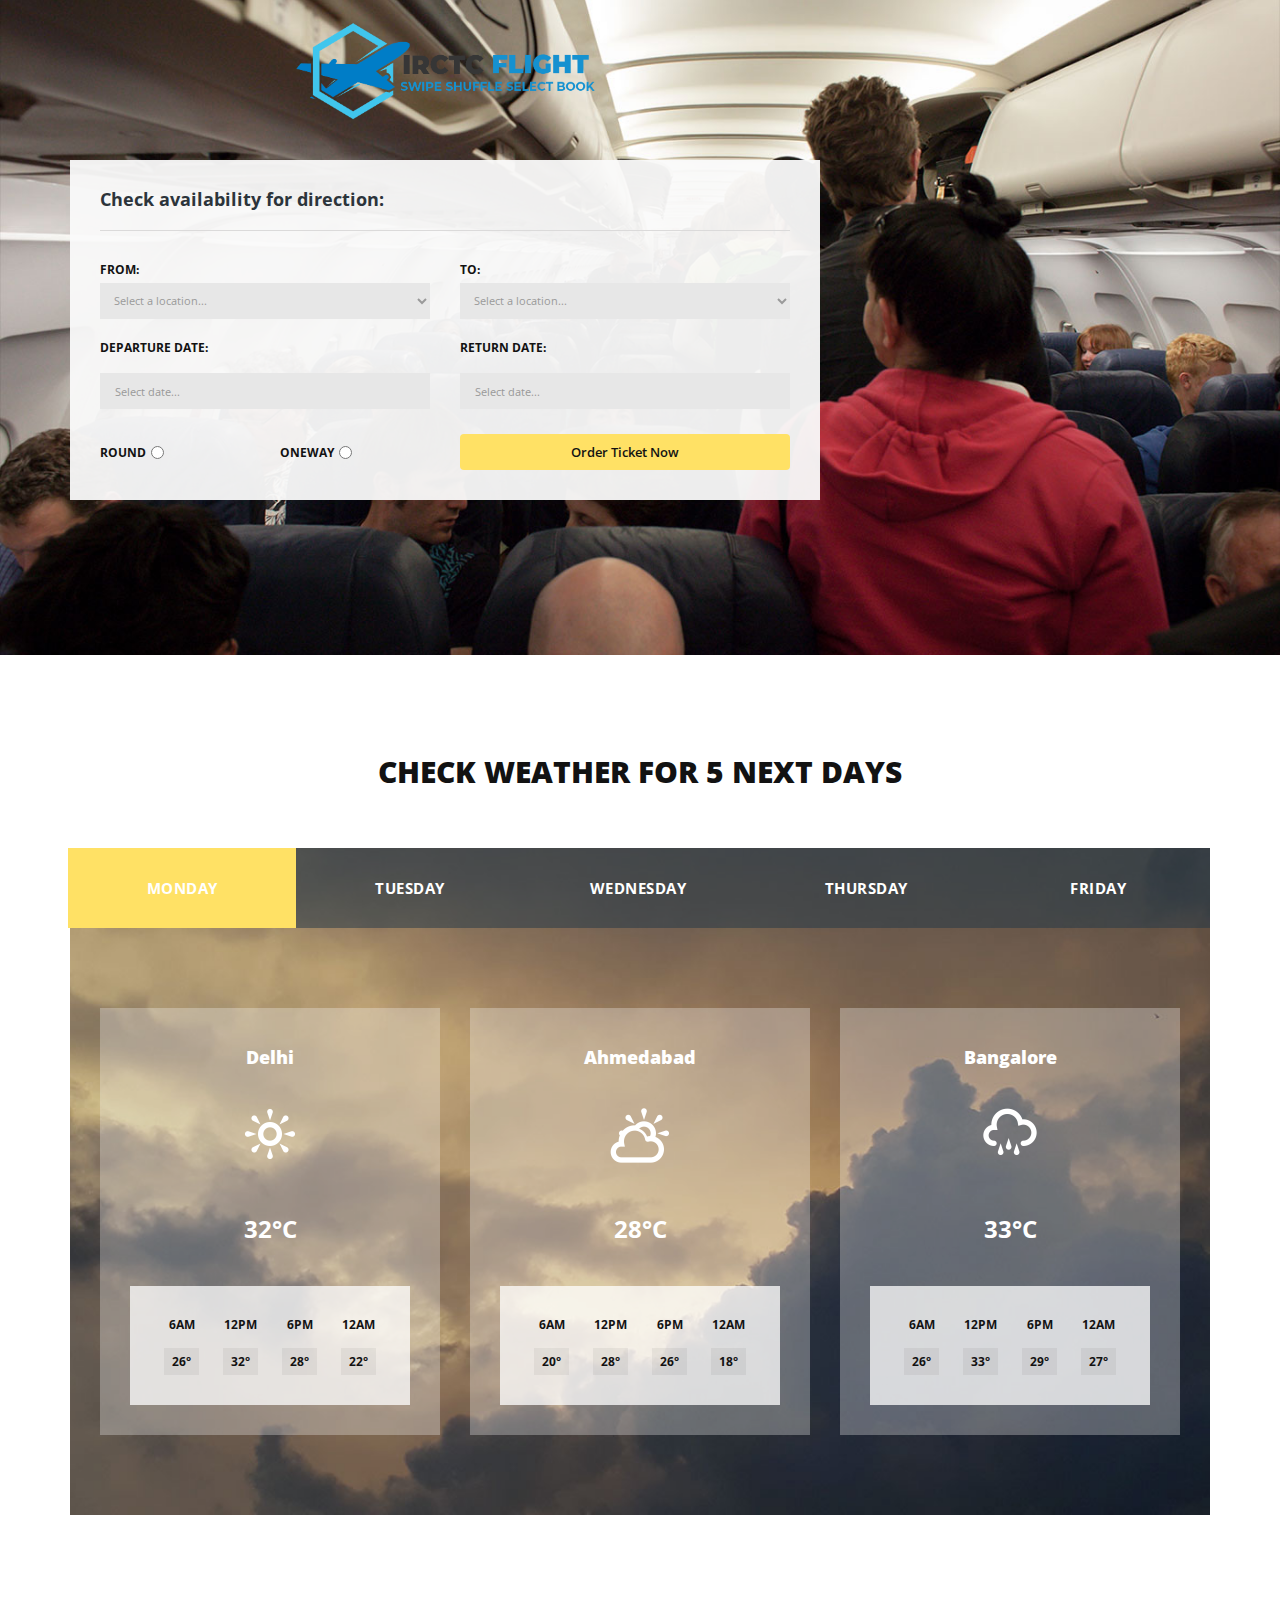
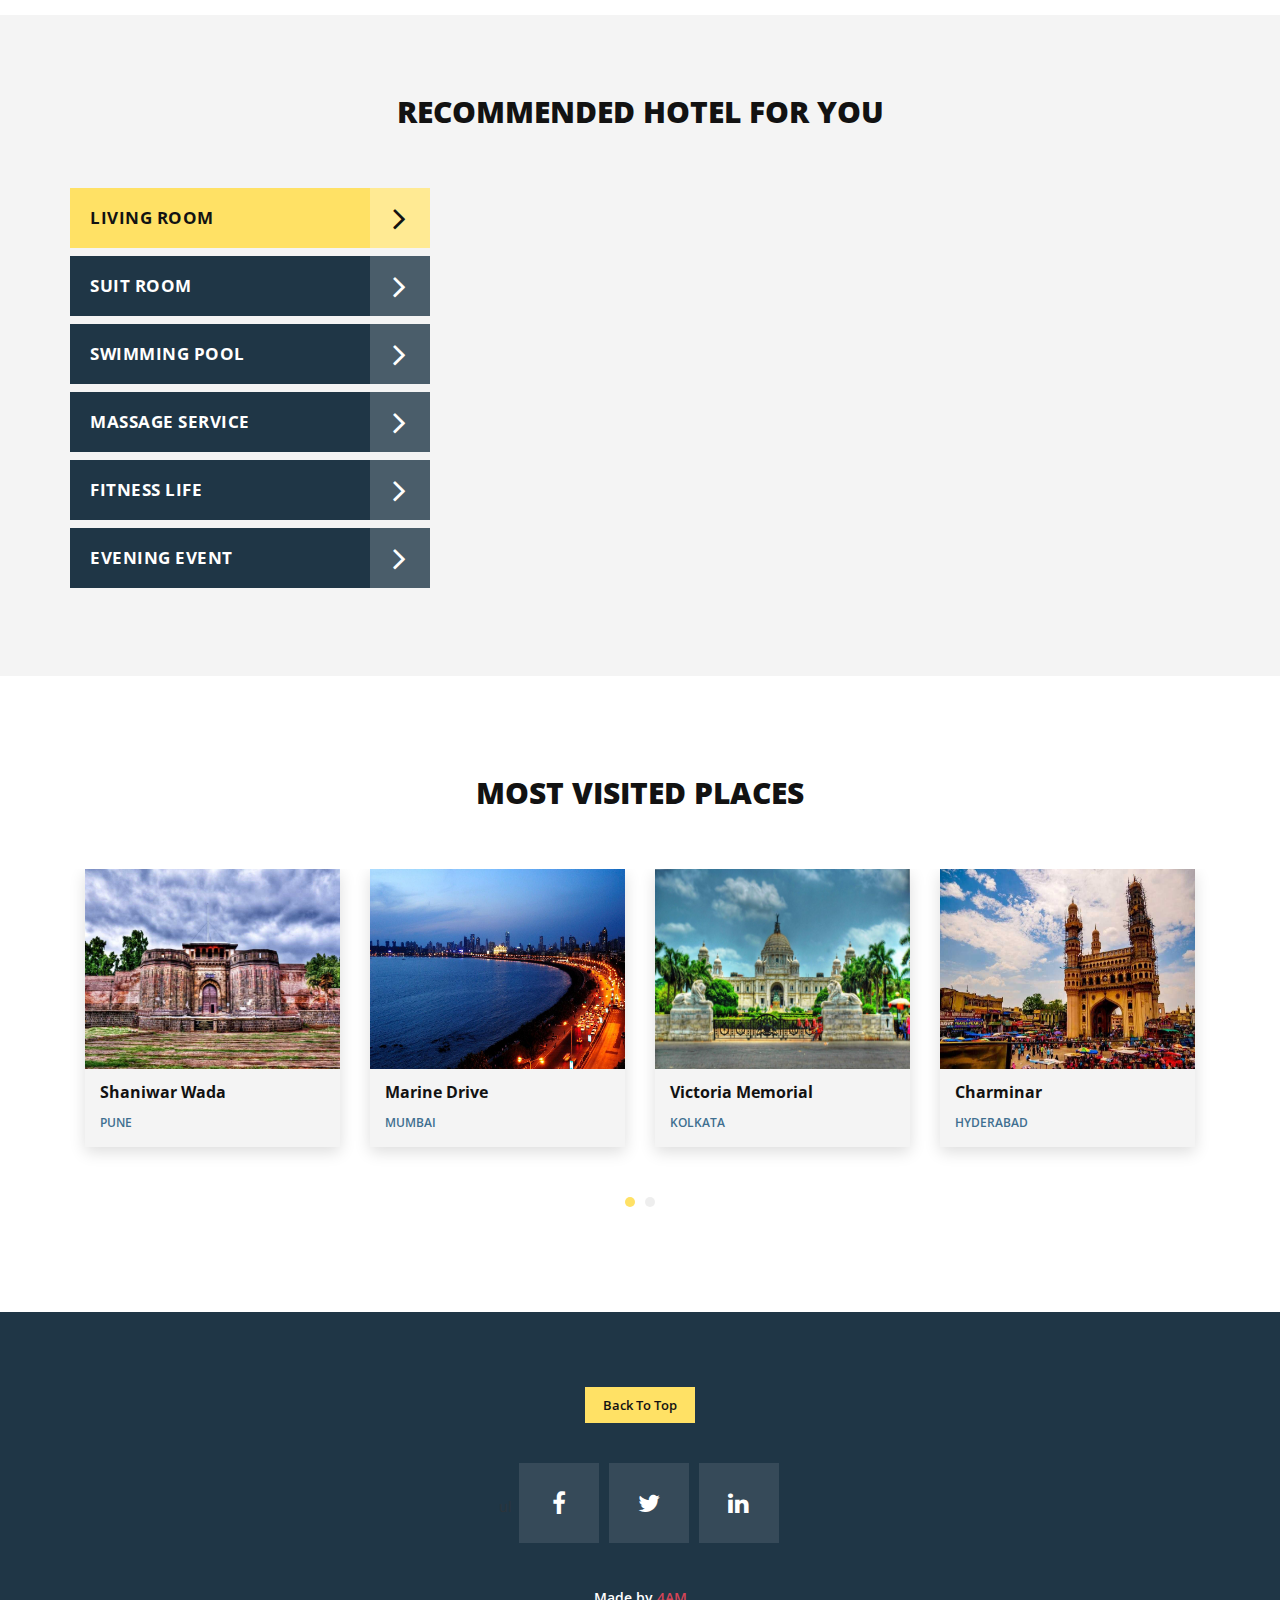
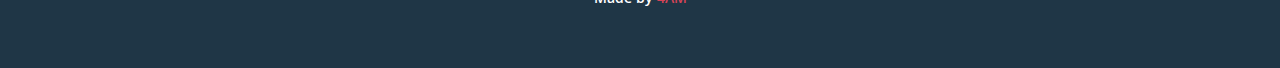
<file: index.html>
<!DOCTYPE html>
<html>
    <head>
        <meta charset="utf-8">
        <meta http-equiv="X-UA-Compatible" content="IE=edge,chrome=1">
        <link rel="icon" type="image/png" href="/favicon.ico"/>
    	<title>Flight - Travel and Tour</title>
    
        <meta name="description" content="">
        <meta name="viewport" content="width=device-width, initial-scale=1">
        <link rel="apple-touch-icon" href="apple-touch-icon.png">

        <link rel="stylesheet" href="css/bootstrap.min.css">
        <link rel="stylesheet" href="css/bootstrap-theme.min.css">
        <link rel="stylesheet" href="css/fontAwesome.css">
        <link rel="stylesheet" href="css/hero-slider.css">
        <link rel="stylesheet" href="css/owl-carousel.css">
        <link rel="stylesheet" href="css/datepicker.css">
        <link rel="stylesheet" href="css/style.css">

        <link href="https://fonts.googleapis.com/css?family=Open+Sans:300,400,600,700,800" rel="stylesheet">

        <script src="js/vendor/modernizr-2.8.3-respond-1.4.2.min.js"></script>
    </head>

<body>

    
    <section class="banner" id="top">
        <div class="container">
            <div class="row">
                <div class="col-md-8">
                        <section id="first-tab-group" class="tabgroup">
                            <div id="tab1">
                                <a href="#"><img id="logo" src="img/logo1.png" height="100px" width="300px" style="position: static; margin-top: 20px;"></a>
                                <div class="submit-form" style="margin-top: 40px; ">
                                    <h4>Check availability for <em>direction</em>:</h4>
                                    <form id="form-submit" action="" method="get">
                                        <div class="row">
                                            <div class="col-md-6">
                                                <fieldset>
                                                    <label for="from">From:</label>
                                                    <select required name='from' onchange='this.form.()'>
                                                        <option value="">Select a location...</option>
                                                        <option value="Ahmedabad">Ahmedabad</option>
                                                        <option value="Bangalore">Bangalore</option>
                                                        <option value="Chennai">Chennai</option>
                                                        <option value="Delhi">Delhi</option>
                                                        <option value="Hyderabad">Hyderabad</option>
                                                        <option value="Kolkata">Kolkata</option>
                                                        <option value="Mumbai">Mumbai</option>
                                                        <option value="Pune">Pune</option>
                                                    </select>
                                                </fieldset>
                                            </div>
                                            <div class="col-md-6">
                                                <fieldset>
                                                    <label for="to">To:</label>
                                                    <select required name='to' onchange='this.form.()'>
                                                        <option value="">Select a location...</option>
                                                        <option value="Ahmedabad">Ahmedabad</option>
                                                        <option value="Bangalore">Bangalore</option>
                                                        <option value="Chennai">Chennai</option>
                                                        <option value="Delhi">Delhi</option>
                                                        <option value="Hyderabad">Hyderabad</option>
                                                        <option value="Kolkata">Kolkata</option>
                                                        <option value="Mumbai">Mumbai</option>
                                                        <option value="Pune">Pune</option>
                                                    </select>
                                                </fieldset>
                                            </div>
                                            <div class="col-md-6">
                                                <fieldset>
                                                    <label for="departure">Departure date:</label>
                                                    <input name="deparure" type="text" class="form-control date" id="deparure" placeholder="Select date..." required="" onchange='this.form.()'>
                                                </fieldset>
                                            </div>
                                            <div class="col-md-6">
                                                <fieldset>
                                                    <label for="return">Return date:</label>
                                                    <input name="return" type="text" class="form-control date" id="return" placeholder="Select date..." required="" onchange='this.form.()'>
                                                </fieldset>
                                            </div>
                                            <div class="col-md-6">
                                                <div class="radio-select">
                                                    <div class="row">
                                                        <div class="col-md-6 col-sm-6 col-xs-6">
                                                            <label for="round">Round</label>
                                                            <input type="radio" name="trip" id="round" value="round" required="required"onchange='this.form.()'>
                                                        </div>
                                                        <div class="col-md-6 col-sm-6 col-xs-6">
                                                            <label for="oneway">Oneway</label>
                                                            <input type="radio" name="trip" id="oneway" value="one-way" required="required"onchange='this.form.()'>
                                                        </div>
                                                    </div>
                                                </div>
                                            </div>
                                            <div class="col-md-6">
                                                <fieldset>
                                                    <button type="submit" id="form-submit" class="btn">Order Ticket Now</button>
                                                </fieldset>
                                            </div>
                                        </div>
                                    </form>
                                </div>
                            </div>
                        </section>
                </div>
            </div>
        </div>
    </section>



    <div class="tabs-content" id="weather">
        <div class="container">
            <div class="row">
                <div class="col-md-12">
                    <div class="section-heading">
                        <h2>Check Weather For 5 NEXT Days</h2>
                    </div>
                </div>
                <div class="wrapper">
                    <div class="col-md-12">
                        <div class="weather-content">
                            <div class="row">
                                <div class="col-md-12">
                                    <ul class="tabs clearfix" data-tabgroup="second-tab-group">
                                        <li><a href="#monday" class="active">Monday</a></li>
                                        <li><a href="#tuesday">Tuesday</a></li>
                                        <li><a href="#wednesday">Wednesday</a></li>
                                        <li><a href="#thursday">Thursday</a></li>
                                        <li><a href="#friday">Friday</a></li>
                                    </ul>    
                                </div>
                                <div class="col-md-12">
                                    <section id="second-tab-group" class="weathergroup">
                                        <div id="monday">
                                            <div class="row">
                                                <div class="col-md-4">
                                                    <div class="weather-item">
                                                        <h6>Delhi</h6>
                                                        <div class="weather-icon">
                                                            <img src="img/weather-icon-03.png" alt="">
                                                        </div>
                                                        <span>32&deg;C</span>
                                                        <ul class="time-weather">
                                                            <li>6AM <span>26&deg;</span></li>
                                                            <li>12PM <span>32&deg;</span></li>
                                                            <li>6PM <span>28&deg;</span></li>
                                                            <li>12AM <span>22&deg;</span></li>
                                                        </ul>
                                                    </div>
                                                </div>
                                                <div class="col-md-4">
                                                    <div class="weather-item">
                                                        <h6>Ahmedabad</h6>
                                                        <div class="weather-icon">
                                                            <img src="img/weather-icon-02.png" alt="">
                                                        </div>
                                                        <span>28&deg;C</span>
                                                        <ul class="time-weather">
                                                            <li>6AM <span>20&deg;</span></li>
                                                            <li>12PM <span>28&deg;</span></li>
                                                            <li>6PM <span>26&deg;</span></li>
                                                            <li>12AM <span>18&deg;</span></li>
                                                        </ul>
                                                    </div>
                                                </div>
                                                <div class="col-md-4">
                                                    <div class="weather-item">
                                                        <h6>Bangalore</h6>
                                                        <div class="weather-icon">
                                                            <img src="img/weather-icon-01.png" alt="">
                                                        </div>
                                                        <span>33&deg;C</span>
                                                        <ul class="time-weather">
                                                            <li>6AM <span>26&deg;</span></li>
                                                            <li>12PM <span>33&deg;</span></li>
                                                            <li>6PM <span>29&deg;</span></li>
                                                            <li>12AM <span>27&deg;</span></li>
                                                        </ul>
                                                    </div>
                                                </div>
                                            </div>
                                        </div>
                                        <div id="tuesday">
                                            <div class="row">
                                                <div class="col-md-4">
                                                    <div class="weather-item">
                                                        <h6>Delhi</h6>
                                                        <div class="weather-icon">
                                                            <img src="img/weather-icon-02.png" alt="">
                                                        </div>
                                                        <span>28&deg;C</span>
                                                        <ul class="time-weather">
                                                            <li>6AM <span>18&deg;</span></li>
                                                            <li>12PM <span>27&deg;</span></li>
                                                            <li>6PM <span>25&deg;</span></li>
                                                            <li>12AM <span>17&deg;</span></li>
                                                        </ul>
                                                    </div>
                                                </div>
                                                <div class="col-md-4">
                                                    <div class="weather-item">
                                                        <h6>Ahmedabad</h6>
                                                        <div class="weather-icon">
                                                            <img src="img/weather-icon-03.png" alt="">
                                                        </div>
                                                        <span>31&deg;C</span>
                                                        <ul class="time-weather">
                                                            <li>6AM <span>19&deg;</span></li>
                                                            <li>12PM <span>28&deg;</span></li>
                                                            <li>6PM <span>22&deg;</span></li>
                                                            <li>12AM <span>18&deg;</span></li>
                                                        </ul>
                                                    </div>
                                                </div>
                                                <div class="col-md-4">
                                                    <div class="weather-item">
                                                        <h6>Banglore</h6>
                                                        <div class="weather-icon">
                                                            <img src="img/weather-icon-01.png" alt="">
                                                        </div>
                                                        <span>26&deg;C</span>
                                                        <ul class="time-weather">
                                                            <li>6AM <span>19&deg;</span></li>
                                                            <li>12PM <span>26&deg;</span></li>
                                                            <li>6PM <span>22&deg;</span></li>
                                                            <li>12AM <span>20&deg;</span></li>
                                                        </ul>
                                                    </div>
                                                </div>
                                            </div>
                                        </div>
                                        <div id="wednesday">
                                            <div class="row">
                                                <div class="col-md-4">
                                                    <div class="weather-item">
                                                        <h6>Delhi</h6>
                                                        <div class="weather-icon">
                                                            <img src="img/weather-icon-03.png" alt="">
                                                        </div>
                                                        <span>31&deg;C</span>
                                                        <ul class="time-weather">
                                                            <li>6AM <span>19&deg;</span></li>
                                                            <li>12PM <span>28&deg;</span></li>
                                                            <li>6PM <span>22&deg;</span></li>
                                                            <li>12AM <span>18&deg;</span></li>
                                                        </ul>
                                                    </div>
                                                </div>
                                                <div class="col-md-4">
                                                    <div class="weather-item">
                                                        <h6>Ahmedabad</h6>
                                                        <div class="weather-icon">
                                                            <img src="img/weather-icon-01.png" alt="">
                                                        </div>
                                                        <span>34&deg;C</span>
                                                        <ul class="time-weather">
                                                            <li>6AM <span>28&deg;</span></li>
                                                            <li>12PM <span>34&deg;</span></li>
                                                            <li>6PM <span>30&deg;</span></li>
                                                            <li>12AM <span>29&deg;</span></li>
                                                        </ul>
                                                    </div>
                                                </div>
                                                <div class="col-md-4">
                                                    <div class="weather-item">
                                                        <h6>Banglore</h6>
                                                        <div class="weather-icon">
                                                            <img src="img/weather-icon-02.png" alt="">
                                                        </div>
                                                        <span>28&deg;C</span>
                                                        <ul class="time-weather">
                                                            <li>6AM <span>18&deg;</span></li>
                                                            <li>12PM <span>27&deg;</span></li>
                                                            <li>6PM <span>25&deg;</span></li>
                                                            <li>12AM <span>17&deg;</span></li>
                                                        </ul>
                                                    </div>
                                                </div>
                                            </div>
                                        </div>
                                        <div id="thursday">
                                            <div class="row">
                                                <div class="col-md-4">
                                                    <div class="weather-item">
                                                        <h6>Delhi</h6>
                                                        <div class="weather-icon">
                                                            <img src="img/weather-icon-01.png" alt="">
                                                        </div>
                                                        <span>27&deg;C</span>
                                                        <ul class="time-weather">
                                                            <li>6AM <span>21&deg;</span></li>
                                                            <li>12PM <span>27&deg;</span></li>
                                                            <li>6PM <span>22&deg;</span></li>
                                                            <li>12AM <span>18&deg;</span></li>
                                                        </ul>
                                                    </div>
                                                </div>
                                                <div class="col-md-4">
                                                    <div class="weather-item">
                                                        <h6>Ahmedabad</h6>
                                                        <div class="weather-icon">
                                                            <img src="img/weather-icon-02.png" alt="">
                                                        </div>
                                                        <span>28&deg;C</span>
                                                        <ul class="time-weather">
                                                            <li>6AM <span>18&deg;</span></li>
                                                            <li>12PM <span>27&deg;</span></li>
                                                            <li>6PM <span>25&deg;</span></li>
                                                            <li>12AM <span>17&deg;</span></li>
                                                        </ul>
                                                    </div>
                                                </div>
                                                <div class="col-md-4">
                                                    <div class="weather-item">
                                                        <h6>Banglore</h6>
                                                        <div class="weather-icon">
                                                            <img src="img/weather-icon-03.png" alt="">
                                                        </div>
                                                        <span>31&deg;C</span>
                                                        <ul class="time-weather">
                                                            <li>6AM <span>19&deg;</span></li>
                                                            <li>12PM <span>28&deg;</span></li>
                                                            <li>6PM <span>22&deg;</span></li>
                                                            <li>12AM <span>18&deg;</span></li>
                                                        </ul>
                                                    </div>
                                                </div>
                                            </div>
                                        </div>
                                        <div id="friday">
                                            <div class="row">
                                                <div class="col-md-4">
                                                    <div class="weather-item">
                                                        <h6>Delhi</h6>
                                                        <div class="weather-icon">
                                                            <img src="img/weather-icon-03.png" alt="">
                                                        </div>
                                                        <span>33&deg;C</span>
                                                        <ul class="time-weather">
                                                            <li>6AM <span>28&deg;</span></li>
                                                            <li>12PM <span>33&deg;</span></li>
                                                            <li>6PM <span>29&deg;</span></li>
                                                            <li>12AM <span>27&deg;</span></li>
                                                        </ul>
                                                    </div>
                                                </div>
                                                <div class="col-md-4">
                                                    <div class="weather-item">
                                                        <h6>Ahmedabad</h6>
                                                        <div class="weather-icon">
                                                            <img src="img/weather-icon-02.png" alt="">
                                                        </div>
                                                        <span>31&deg;C</span>
                                                        <ul class="time-weather">
                                                            <li>6AM <span>24&deg;</span></li>
                                                            <li>12PM <span>31&deg;</span></li>
                                                            <li>6PM <span>26&deg;</span></li>
                                                            <li>12AM <span>23&deg;</span></li>
                                                        </ul>
                                                    </div>
                                                </div>
                                                <div class="col-md-4">
                                                    <div class="weather-item">
                                                        <h6>Banglore</h6>
                                                        <div class="weather-icon">
                                                            <img src="img/weather-icon-01.png" alt="">
                                                        </div>
                                                        <span>28&deg;C</span>
                                                        <ul class="time-weather">
                                                            <li>6AM <span>24&deg;</span></li>
                                                            <li>12PM <span>28&deg;</span></li>
                                                            <li>6PM <span>26&deg;</span></li>
                                                            <li>12AM <span>22&deg;</span></li>
                                                        </ul>
                                                    </div>
                                                </div>
                                            </div>
                                        </div>
                                    </section>
                                </div>
                            </div>
                        </div>
                    </div>
                </div>
            </div>
        </div>
    </div>

    <div class="tabs-content" id="recommended-hotel">
        <div class="container">
            <div class="row">
                <div class="col-md-12">
                    <div class="section-heading">
                        <h2>Recommended Hotel For You</h2>
                    </div>
                </div>
                <div class="wrapper">
                    <div class="col-md-4">
                            <ul class="tabs clearfix" data-tabgroup="third-tab-group">
                                <li><a href="#livingroom" class="active">Living Room <i class="fa fa-angle-right"></i></a></li>
                                <li><a href="#suitroom">Suit Room <i class="fa fa-angle-right"></i></a></li>
                                <li><a href="#swimingpool">Swimming Pool <i class="fa fa-angle-right"></i></a></li>
                                <li><a href="#massage">Massage Service <i class="fa fa-angle-right"></i></a></li>
                                <li><a href="#fitness">Fitness Life <i class="fa fa-angle-right"></i></a></li>
                                <li><a href="#event">Evening Event <i class="fa fa-angle-right"></i></a></li>
                            </ul>
                        </div>
                    </div>
                    <div class="col-md-8">
                        <section id="third-tab-group" class="recommendedgroup">
                            <div id="livingroom">
                                <div class="text-content">
                                    <iframe width="100%" height="400px" src="https://www.youtube.com/embed/rMxTreSFMgE">
                                    </iframe>
                                </div>
                            </div>
                            <div id="suitroom">
                                <div class="row">
                                    <div class="col-md-12">
                                        <div id="owl-suiteroom" class="owl-carousel owl-theme">
                                            <div class="item">
                                                <div class="suiteroom-item">
                                                    <img src="img/suite-02.jpg" alt="">
                                                    <div class="text-content">
                                                        <h4>Clean And Relaxing Room</h4>
                                                        <span>Aurora Resort</span>
                                                    </div>
                                                </div>
                                            </div>
                                            <div class="item">
                                                <div class="suiteroom-item">
                                                    <img src="img/suite-01.jpg" alt="">
                                                    <div class="text-content">
                                                        <h4>Special Suite Room TV</h4>
                                                        <span>Khao Yai Hotel</span>
                                                    </div>
                                                </div>
                                            </div>
                                            <div class="item">
                                                <div class="suiteroom-item">
                                                    <img src="img/suite-03.jpg" alt="">
                                                    <div class="text-content">
                                                        <h4>The Best Sitting</h4>
                                                        <span>Hotel Grand</span>
                                                    </div>
                                                </div>
                                            </div>
                                        </div>
                                    </div>
                                </div>
                            </div>
                            <div id="swimingpool">
                                <img src="img/swiming-pool.jpg" alt="">
                                <div class="row">
                                    <div class="col-md-12">
                                        <div class="text-content">
                                            <h4>Lovely View Swiming Pool For Special Guests</h4>
                                            <span>Victoria Resort and Spa</span>
                                        </div>
                                    </div>
                                </div>
                            </div>
                            <div id="massage">
                                <img src="img/massage-service.jpg" alt="">
                                <div class="row">
                                    <div class="col-md-12">
                                        <div class="text-content">
                                            <h4>Perfect Place For Relaxation</h4>
                                            <span>Napali Beach</span>
                                        </div>
                                    </div>
                                </div>
                            </div>
                            <div id="fitness">
                                <img src="img/fitness-service.jpg" alt="">
                                <div class="row">
                                    <div class="col-md-12">
                                        <div class="text-content">
                                            <h4>Insane Street Workout</h4>
                                            <span>Hua Hin Beach</span>
                                        </div>
                                    </div>
                                </div>
                            </div>
                            <div id="event">
                                <img src="img/evening-event.jpg" alt="">
                                <div class="row">
                                    <div class="col-md-12">
                                        <div class="text-content">
                                            <h4>Finest Winery Night</h4>
                                            <span>Queen Restaurant</span>
                                        </div>
                                    </div>
                                </div>
                            </div>
                        </section>
                    </div>
                </div>
            </div>
        </div>
    </div>




    <section id="most-visited">
        <div class="container">
            <div class="row">
                <div class="col-md-12">
                    <div class="section-heading">
                        <h2>Most Visited Places</h2>
                    </div>
                </div>
                <div class="col-md-12">
                    <div id="owl-mostvisited" class="owl-carousel owl-theme">
                        <div class="item col-md-12">
                            <div class="visited-item">
                                <img height="200px" src="img/place-01.jpg" alt="">
                                <div class="text-content">
                                    <h4>Shaniwar Wada</h4>
                                    <span>Pune</span>
                                </div>
                            </div>
                        </div>
                        <div class="item col-md-12">
                            <div class="visited-item">
                                <img height="200px" src="img/place-02.jpg" alt="">
                                <div class="text-content">
                                    <h4>Marine Drive</h4>
                                    <span>Mumbai</span>
                                </div>
                            </div>
                        </div>
                        <div class="item col-md-12">
                            <div class="visited-item">
                                <img height="200px" src="img/place-03.jpg" alt="">
                                <div class="text-content">
                                    <h4>Victoria Memorial</h4>
                                    <span>Kolkata</span>
                                </div>
                            </div>
                        </div>
                        <div class="item col-md-12">
                            <div class="visited-item">
                                <img height="200px" src="img/place-04.jpg" alt="">
                                <div class="text-content">
                                    <h4>Charminar</h4>
                                    <span>Hyderabad</span>
                                </div>
                            </div>
                        </div>
                        <div class="item col-md-12">
                            <div class="visited-item">
                                <img height="200px" src="img/place-05.jpg" alt="">
                                <div class="text-content">
                                    <h4>India Gate</h4>
                                    <span>Delhi</span>
                                </div>
                            </div>
                        </div>
                        <div class="item col-md-12">
                            <div class="visited-item">
                                <img height="200px" src="img/place-06.jpg" alt="">
                                <div class="text-content">
                                    <h4>Meenkshi Temple</h4>
                                    <span>Chennai</span>
                                </div>
                            </div>
                        </div>
                        <div class="item col-md-12">
                            <div class="visited-item">
                                <img height="200px" src="img/place-07.jpg" alt="">
                                <div class="text-content">
                                    <h4>City view</h4>
                                    <span>Bangalore</span>
                                </div>
                            </div>
                        </div>
                        <div class="item col-md-12">
                            <div class="visited-item">
                                <img height="200px" src="img/place-08.jpg" alt="">
                                <div class="text-content">
                                    <h4>Riverside view</h4>
                                    <span>Ahmedabad</span>
                                </div>
                            </div>
                        </div>
                    </div>
                </div>
            </div>
        </div>
    </section>



    <footer>
        <div class="container">
            <div class="row">
                <div class="col-md-12">
                    <div class="primary-button">
                        <a href="#" class="scroll-top">Back To Top</a>
                    </div>
                </div>
                <div class="col-md-12">
                    <ul class="social-icons">ul
                        <li><a href="https://www.facebook.com/IRCTCofficial/" target="_blank"><i class="fa fa-facebook"></i></a></li>
                        <li><a href="https://twitter.com/IRCTCofficial?s=08" target="_blank"><i class="fa fa-twitter"></i></a></li>
                        <li><a href="https://www.linkedin.com/company/irctc/"><i class="fa fa-linkedin" target="_blank"></i></a></li>
                    </ul>
                </div>
                <div class="col-md-12 made-by">
                    Made by <a href="contact.html">4AM</a>
                </div>
            </div>
        </div>
    </footer>


    


    <script src="//ajax.googleapis.com/ajax/libs/jquery/1.11.2/jquery.min.js"></script>
    <script>window.jQuery || document.write('<script src="js/vendor/jquery-1.11.2.min.js"><\/script>')</script>

    <script src="js/vendor/bootstrap.min.js"></script>
    
    <script src="js/datepicker.js"></script>
    <script src="js/plugins.js"></script>
    <script src="js/main.js"></script>

    <script src="http://ajax.googleapis.com/ajax/libs/jquery/1.10.2/jquery.min.js" type="text/javascript"></script>
    <script type="text/javascript">
    $(document).ready(function() {
        // navigation click actions 
        $('.scroll-link').on('click', function(event){
            event.preventDefault();
            var sectionID = $(this).attr("data-id");
            scrollToID('#' + sectionID, 750);
        });
        // scroll to top action
        $('.scroll-top').on('click', function(event) {
            event.preventDefault();
            $('html, body').animate({scrollTop:0}, 'slow');         
        });
        // mobile nav toggle
        $('#nav-toggle').on('click', function (event) {
            event.preventDefault();
            $('#main-nav').toggleClass("open");
        });
    });
    // scroll function
    function scrollToID(id, speed){
        var offSet = 0;
        var targetOffset = $(id).offset().top - offSet;
        var mainNav = $('#main-nav');
        $('html,body').animate({scrollTop:targetOffset}, speed);
        if (mainNav.hasClass("open")) {
            mainNav.css("height", "1px").removeClass("in").addClass("collapse");
            mainNav.removeClass("open");
        }
    }
    if (typeof console === "undefined") {
        console = {
            log: function() { }
        };
    }
    </script>
</body>
</html>
</file>
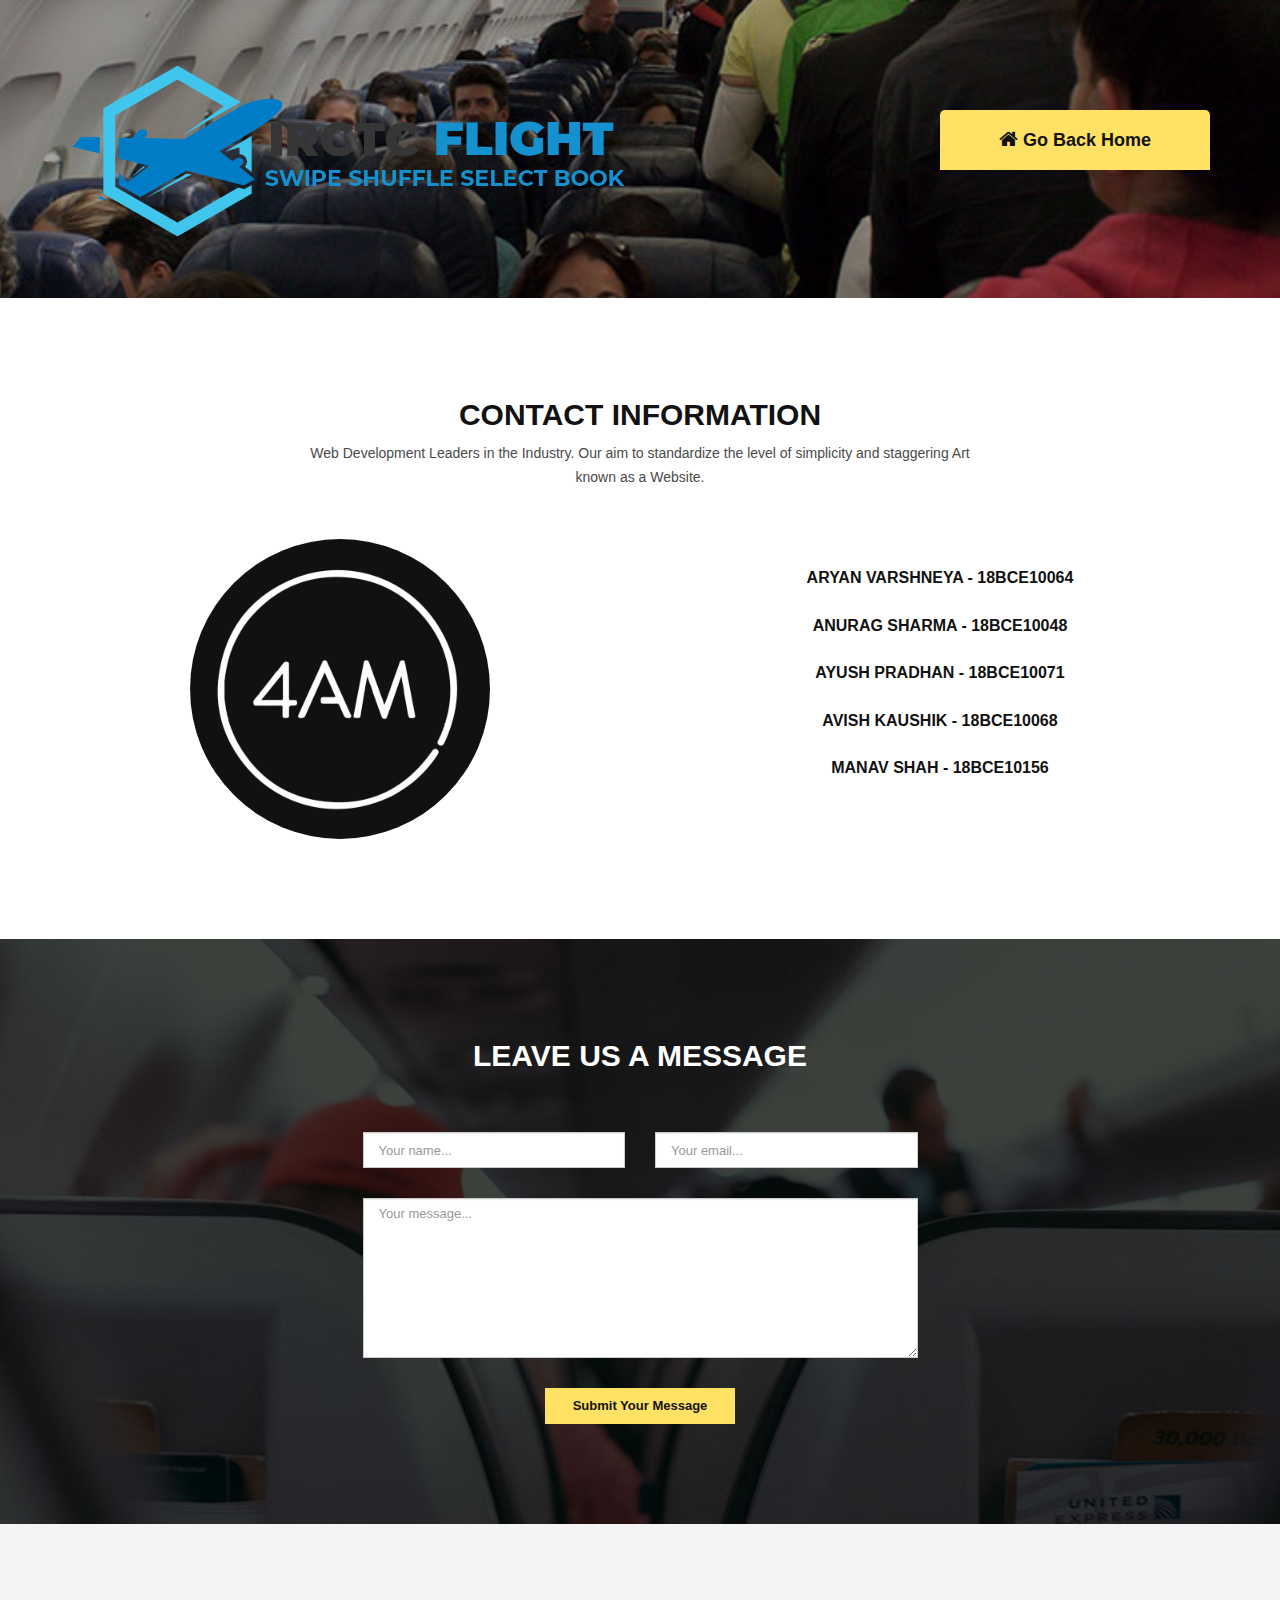
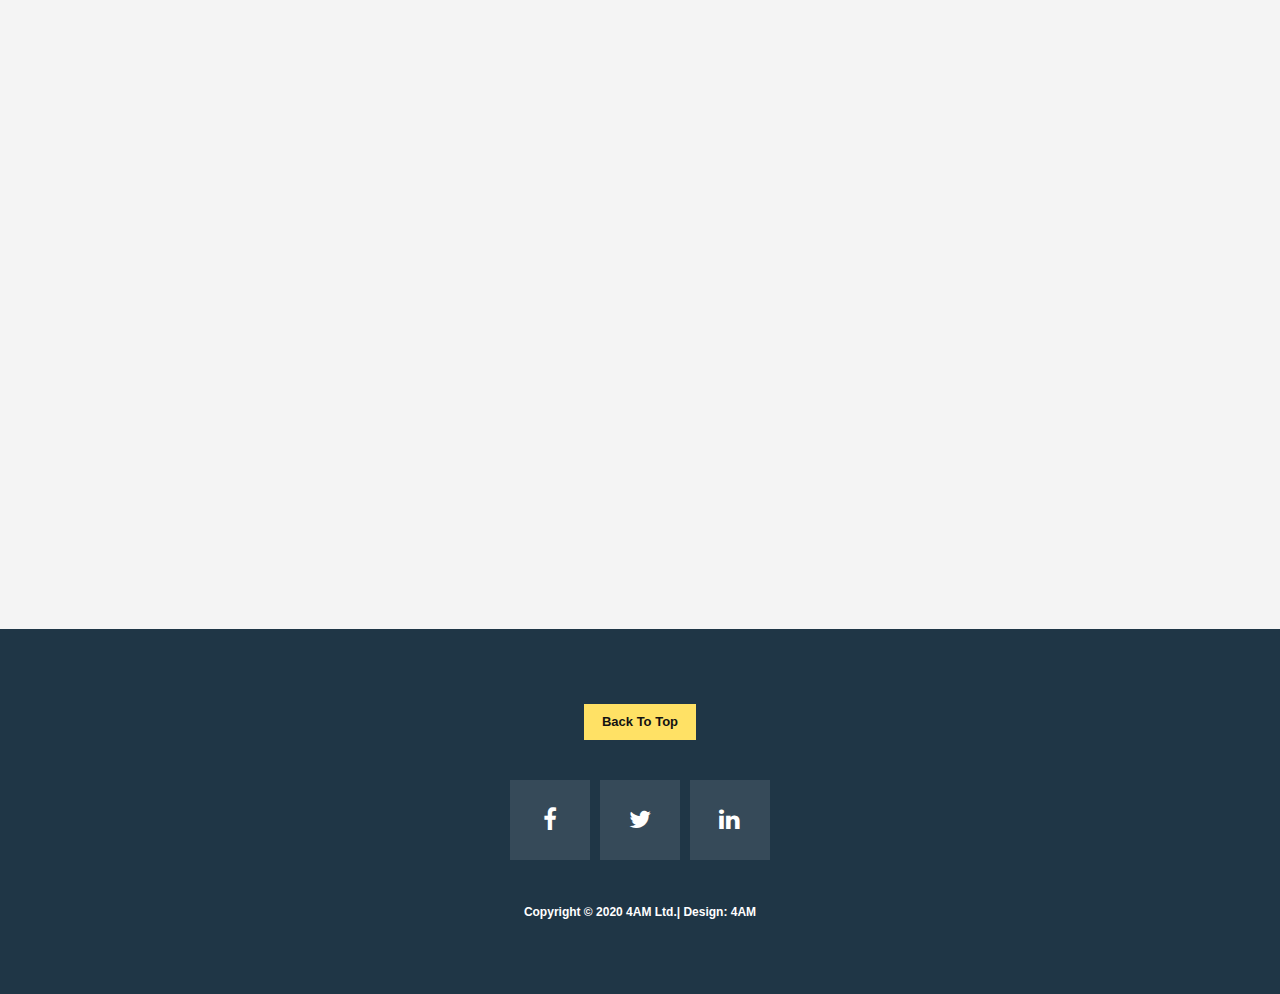
<file: contact.html>
<!DOCTYPE html>
<html>
    <head>
        <meta charset="utf-8">
        <meta http-equiv="X-UA-Compatible" content="IE=edge,chrome=1">
        <link rel="icon" type="image/png" href="/favicon.ico"/>

    	<title>IRCTC Flight - Contact Page</title>
        <meta name="description" content="">
        <meta name="viewport" content="width=device-width, initial-scale=1">
        <link rel="apple-touch-icon" href="apple-touch-icon.png">

        <link rel="stylesheet" href="css/bootstrap.min.css">
        <link rel="stylesheet" href="css/bootstrap-theme.min.css">
        <link rel="stylesheet" href="css/fontAwesome.css">
        <link rel="stylesheet" href="css/hero-slider.css">
        <link rel="stylesheet" href="css/owl-carousel.css">
        <link rel="stylesheet" href="css/style.css">

        <link href="https://fonts.googleapis.com/css?family=Spectral:200,200i,300,300i,400,400i,500,500i,600,600i,700,700i,800,800i" rel="stylesheet">
        <link href="https://fonts.googleapis.com/css?family=Roboto:100,300,400,500,700,900" rel="stylesheet">

        <script src="js/vendor/modernizr-2.8.3-respond-1.4.2.min.js"></script>
    </head>

<body>


    <section class="page-heading" id="top">
        <div class="container">
            <div class="row">
                <div class="col-md-6">
                    <div class="logo">
                        <img src="img/logo1.png" alt="Flight Template">
                    </div>
                </div>
                <div class="col-md-6">
                    <div class="page-direction-button">
                        <a href="index.html"><i class="fa fa-home"></i>Go Back Home</a>
                    </div>
                </div>
            </div>
        </div>
    </section>



    <section class="contact-us">
        <div class="container">
            <div class="row">
                <div class="col-md-12">
                    <div class="section-heading">
                        <h2>Contact Information</h2>
                        <p> Web Development Leaders in the Industry. Our aim to standardize the level of simplicity and staggering Art known as a Website.</p>
                    </div>
                </div>
                <div class="row">
                    <div class="col-md-6 text-center">
                        <img src="img/4amlogo.jpg" class="img-fluid" alt=""  height="300px" style="width: 300px; border-radius: 150px; margin: 0px auto; vertical-align: center;">
                    </div>
                    <div class="col-md-6" style="text-align: center; font-weight: 600;">
                        <h6>ARYAN VARSHNEYA - 18BCE10064</h6>
                        <h6>ANURAG SHARMA - 18BCE10048</h6>
                        <h6>AYUSH PRADHAN - 18BCE10071</h6>
                        <h6>AVISH KAUSHIK - 18BCE10068</h6>
                        <h6>MANAV SHAH - 18BCE10156</h6>
                    </div>
                </div>
            </div>
        </div>
    </section>

    <section class="contact-form">
        <div class="container">
            <div class="row">
                <div class="col-md-12">
                    <div class="section-heading">
                        <h2>Leave us a message</h2>
                    </div>
                </div>
                <div class="col-md-6 col-md-offset-3">
                    <form id="contact" action="mailto: admin@irctc-flight.com" method="post">
                        <div class="row">
                            <div class="col-md-6">
                                <fieldset>
                                    <input name="name" type="text" class="form-control" id="name" placeholder="Your name..." required="">
                                </fieldset>
                            </div>
                            <div class="col-md-6">
                                <fieldset>
                                    <input name="email" type="text" class="form-control" id="email" placeholder="Your email..." required="">
                                </fieldset>
                            </div>
                            <div class="col-md-12">
                                <fieldset>
                                    <textarea name="message" rows="6" class="form-control" id="message" placeholder="Your message..." required=""></textarea>
                                </fieldset>
                            </div>
                            <div class="col-md-12">
                                <fieldset>
                                    <button type="submit" id="form-submit" class="btn">Submit Your Message</button>
                                </fieldset>
                            </div>
                        </div>
                    </form>
                </div>
            </div>
        </div>
    </section>



    <section class="map">
        <div class="container">
            <div class="row">
                <div class="col-md-12">
                    <div id="map">
        <!-- How to change your own map point
            1. Go to Google Maps
            2. Click on your location point
            3. Click "Share" and choose "Embed map" tab
            4. Copy only URL and paste it within the src="" field below
        -->             <iframe src="https://www.google.com/maps/embed?pb=!1m18!1m12!1m3!1d3670.534229351459!2d76.84908281468877!3d23.077531584925314!2m3!1f0!2f0!3f0!3m2!1i1024!2i768!4f13.1!3m3!1m2!1s0x397ce9ceaaaaaaab%3A0xa224b6b82b421f83!2sVIT%20-%20Bhopal!5e0!3m2!1sen!2sin!4v1597761699903!5m2!1sen!2sin" width="100%" height="500" frameborder="0" style="border:0;" allowfullscreen="" ></iframe>
                    </div>
                </div>
            </div>
        </div>
    </section>



    <footer>
        <div class="container">
            <div class="row">
                <div class="col-md-12">
                    <div class="primary-button">
                        <a href="#" class="scroll-top">Back To Top</a>
                    </div>
                </div>
                <div class="col-md-12">
                    <ul class="social-icons">
                        <li><a href="https://www.facebook.com/IRCTCofficial/" target="_blank"><i class="fa fa-facebook"></i></a></li>
                        <li><a href="https://twitter.com/IRCTCofficial?s=08" target="_blank"><i class="fa fa-twitter"></i></a></li>
                        <li><a href="https://www.linkedin.com/company/irctc/"><i class="fa fa-linkedin" target="_blank"></i></a></li>
                    </ul>
                </div>
                <div class="col-md-12">
                    <p><b>Copyright &copy; 2020 4AM Ltd.| Design: 4AM</b></p>
                </div>
            </div>
        </div>
    </footer>


    


    <script src="//ajax.googleapis.com/ajax/libs/jquery/1.11.2/jquery.min.js"></script>
    <script>window.jQuery || document.write('<script src="js/vendor/jquery-1.11.2.min.js"><\/script>')</script>

    <script src="js/vendor/bootstrap.min.js"></script>

    <script src="js/plugins.js"></script>
    <script src="js/main.js"></script>

    <script src="http://ajax.googleapis.com/ajax/libs/jquery/1.10.2/jquery.min.js" type="text/javascript"></script>
    <script type="text/javascript">
    $(document).ready(function() {
        // navigation click actions 
        $('.scroll-link').on('click', function(event){
            event.preventDefault();
            var sectionID = $(this).attr("data-id");
            scrollToID('#' + sectionID, 750);
        });
        // scroll to top action
        $('.scroll-top').on('click', function(event) {
            event.preventDefault();
            $('html, body').animate({scrollTop:0}, 'slow');         
        });
        // mobile nav toggle
        $('#nav-toggle').on('click', function (event) {
            event.preventDefault();
            $('#main-nav').toggleClass("open");
        });
    });
    // scroll function
    function scrollToID(id, speed){
        var offSet = 0;
        var targetOffset = $(id).offset().top - offSet;
        var mainNav = $('#main-nav');
        $('html,body').animate({scrollTop:targetOffset}, speed);
        if (mainNav.hasClass("open")) {
            mainNav.css("height", "1px").removeClass("in").addClass("collapse");
            mainNav.removeClass("open");
        }
    }
    if (typeof console === "undefined") {
        console = {
            log: function() { }
        };
    }
    </script>
</body>
</html>
</file>
<file: css/hero-slider.css>
/* -------------------------------- 

Primary style

-------------------------------- */
*, *::after, *::before {
  -webkit-box-sizing: border-box;
  -moz-box-sizing: border-box;
  box-sizing: border-box;
}

html {
  font-size: 62.5%;
}

body {
  font-family: "Open Sans", sans-serif;
  color: #2c343b;
  background-color: #f2f2f2;
}

a {
  color: #d44457;
  text-decoration: none;
}

img {
  max-width: 100%;
}

/* -------------------------------- 

Main Components 

-------------------------------- */
.cd-header {
  position: absolute;
  z-index: 2;
  top: 0;
  left: 0;
  width: 100%;
  height: 50px;
  background-color: #21272c;
  -webkit-font-smoothing: antialiased;
  -moz-osx-font-smoothing: grayscale;
}
@media only screen and (min-width: 768px) {
  .cd-header {
    height: 70px;
    background-color: transparent;
  }
}

#cd-logo {
  float: left;
  margin: 13px 0 0 5%;
}
#cd-logo img {
  display: block;
}
@media only screen and (min-width: 768px) {
  #cd-logo {
    margin: 23px 0 0 5%;
  }
}

.cd-primary-nav {
  /* mobile first - navigation hidden by default, triggered by tap/click on navigation icon */
  float: right;
  margin-right: 5%;
  width: 44px;
  height: 100%;
}
.cd-primary-nav ul {
  position: absolute;
  top: 0;
  left: 0;
  width: 100%;
  -webkit-transform: translateY(-100%);
  -moz-transform: translateY(-100%);
  -ms-transform: translateY(-100%);
  -o-transform: translateY(-100%);
  transform: translateY(-100%);
}
.cd-primary-nav ul.is-visible {
  box-shadow: 0 3px 8px rgba(0, 0, 0, 0.2);
  -webkit-transform: translateY(50px);
  -moz-transform: translateY(50px);
  -ms-transform: translateY(50px);
  -o-transform: translateY(50px);
  transform: translateY(50px);
}
.cd-primary-nav a {
  display: block;
  height: 50px;
  line-height: 50px;
  padding-left: 5%;
  background: #21272c;
  border-top: 1px solid #333c44;
  color: #ffffff;
}
@media only screen and (min-width: 768px) {
  .cd-primary-nav {
    /* reset navigation values */
    width: auto;
    height: auto;
    background: none;
  }
  .cd-primary-nav ul {
    position: static;
    width: auto;
    -webkit-transform: translateY(0);
    -moz-transform: translateY(0);
    -ms-transform: translateY(0);
    -o-transform: translateY(0);
    transform: translateY(0);
    line-height: 70px;
  }
  .cd-primary-nav ul.is-visible {
    -webkit-transform: translateY(0);
    -moz-transform: translateY(0);
    -ms-transform: translateY(0);
    -o-transform: translateY(0);
    transform: translateY(0);
  }
  .cd-primary-nav li {
    display: inline-block;
    margin-left: 1em;
  }
  .cd-primary-nav a {
    display: inline-block;
    height: auto;
    font-weight: 600;
    line-height: normal;
    background: transparent;
    padding: .6em 1em;
    border-top: none;
  }
}

/* -------------------------------- 

Slider

-------------------------------- */
.cd-hero {
  position: relative;
  -webkit-font-smoothing: antialiased;
  -moz-osx-font-smoothing: grayscale;
}

.cd-hero-slider {
  position: relative;
  height: 360px;
  overflow: hidden;
}
.cd-hero-slider li {
  position: absolute;
  top: 0;
  left: 0;
  width: 100%;
  height: 100%;
  -webkit-transform: translateX(100%);
  -moz-transform: translateX(100%);
  -ms-transform: translateX(100%);
  -o-transform: translateX(100%);
  transform: translateX(100%);
}
.cd-hero-slider li.selected {
  /* this is the visible slide */
  position: relative;
  -webkit-transform: translateX(0);
  -moz-transform: translateX(0);
  -ms-transform: translateX(0);
  -o-transform: translateX(0);
  transform: translateX(0);
}
.cd-hero-slider li.move-left {
  /* slide hidden on the left */
  -webkit-transform: translateX(-100%);
  -moz-transform: translateX(-100%);
  -ms-transform: translateX(-100%);
  -o-transform: translateX(-100%);
  transform: translateX(-100%);
}
.cd-hero-slider li.is-moving, .cd-hero-slider li.selected {
  /* the is-moving class is assigned to the slide which is moving outside the viewport */
  -webkit-transition: -webkit-transform 0.5s;
  -moz-transition: -moz-transform 0.5s;
  transition: transform 0.5s;
}
@media only screen and (min-width: 768px) {
  .cd-hero-slider {
    height: 500px;
  }
}
@media only screen and (min-width: 1170px) {
  .cd-hero-slider {
    height: 680px;
  }
}

/* -------------------------------- 

Single slide style

-------------------------------- */
.cd-hero-slider li {
  background-position: center center;
  background-size: cover;
  background-repeat: no-repeat;
}
.cd-hero-slider li:first-of-type {
  background-image: url(../img/slide_01.jpg);
}
.cd-hero-slider li:nth-of-type(2) {
  background-image: url(../img/slide_02.jpg);
}
.cd-hero-slider li:nth-of-type(3) {
  background-image: url(../img/slide_03.jpg);
}
.cd-hero-slider .cd-full-width,
.cd-hero-slider .cd-half-width {
  position: absolute;
  width: 100%;
  height: 100%;
  z-index: 1;
  left: 0;
  top: 0;
  /* this padding is used to align the text */
  padding-top: 150px;
  text-align: center;
  /* Force Hardware Acceleration in WebKit */
  -webkit-backface-visibility: hidden;
  backface-visibility: hidden;
  -webkit-transform: translateZ(0);
  -moz-transform: translateZ(0);
  -ms-transform: translateZ(0);
  -o-transform: translateZ(0);
  transform: translateZ(0);
}
.cd-hero-slider .cd-img-container {
  /* hide image on mobile device */
  display: none;
}
.cd-hero-slider .cd-img-container img {
  position: absolute;
  left: 50%;
  top: 50%;
  bottom: auto;
  right: auto;
  -webkit-transform: translateX(-50%) translateY(-50%);
  -moz-transform: translateX(-50%) translateY(-50%);
  -ms-transform: translateX(-50%) translateY(-50%);
  -o-transform: translateX(-50%) translateY(-50%);
  transform: translateX(-50%) translateY(-50%);
}
.cd-hero-slider .cd-bg-video-wrapper {
  /* hide video on mobile device */
  display: none;
  position: absolute;
  top: 0;
  left: 0;
  width: 100%;
  height: 100%;
  overflow: hidden;
}
.cd-hero-slider .cd-bg-video-wrapper video {
  /* you won't see this element in the html, but it will be injected using js */
  display: block;
  min-height: 100%;
  min-width: 100%;
  max-width: none;
  height: auto;
  width: auto;
  position: absolute;
  left: 50%;
  top: 50%;
  bottom: auto;
  right: auto;
  -webkit-transform: translateX(-50%) translateY(-50%);
  -moz-transform: translateX(-50%) translateY(-50%);
  -ms-transform: translateX(-50%) translateY(-50%);
  -o-transform: translateX(-50%) translateY(-50%);
  transform: translateX(-50%) translateY(-50%);
}
.cd-hero-slider h2, .cd-hero-slider p {
  text-shadow: 0 1px 3px rgba(0, 0, 0, 0.1);
  line-height: 1.2;
  margin: 0 auto 14px;
  color: #ffffff;
  width: 90%;
  max-width: 400px;
}
.cd-hero-slider h2 {
  font-size: 2.4rem;
}
.cd-hero-slider p {
  font-size: 1.4rem;
  line-height: 1.4;
}
.cd-hero-slider .cd-btn {
  display: inline-block;
  padding: 1.2em 1.4em;
  margin-top: .8em;
  background-color: rgba(212, 68, 87, 0.9);
  font-size: 1.3rem;
  font-weight: 700;
  letter-spacing: 1px;
  color: #ffffff;
  text-transform: uppercase;
  box-shadow: 0 3px 6px rgba(0, 0, 0, 0.1);
  -webkit-transition: background-color 0.2s;
  -moz-transition: background-color 0.2s;
  transition: background-color 0.2s;
}
.cd-hero-slider .cd-btn.secondary {
  background-color: rgba(22, 26, 30, 0.8);
}
.cd-hero-slider .cd-btn:nth-of-type(2) {
  margin-left: 1em;
}
.no-touch .cd-hero-slider .cd-btn:hover {
  background-color: #d44457;
}
.no-touch .cd-hero-slider .cd-btn.secondary:hover {
  background-color: #161a1e;
}
@media only screen and (min-width: 768px) {
  .cd-hero-slider .cd-full-width,
  .cd-hero-slider .cd-half-width {
    padding-top: 200px;
  }
  .cd-hero-slider .cd-bg-video-wrapper {
    display: block;
  }
  .cd-hero-slider .cd-half-width {
    width: 45%;
  }
  .cd-hero-slider .cd-half-width:first-of-type {
    left: 5%;
  }
  .cd-hero-slider .cd-half-width:nth-of-type(2) {
    right: 5%;
    left: auto;
  }
  .cd-hero-slider .cd-img-container {
    display: block;
  }
  .cd-hero-slider h2, .cd-hero-slider p {
    max-width: 520px;
  }
  .cd-hero-slider h2 {
    font-size: 2.4em;
    font-weight: 300;
  }
  .cd-hero-slider .cd-btn {
    font-size: 1.4rem;
  }
}
@media only screen and (min-width: 1170px) {
  .cd-hero-slider .cd-full-width,
  .cd-hero-slider .cd-half-width {
    padding-top: 250px;
  }
  .cd-hero-slider h2, .cd-hero-slider p {
    margin-bottom: 20px;
  }
  .cd-hero-slider h2 {
    font-size: 3.2em;
  }
  .cd-hero-slider p {
    font-size: 1.6rem;
  }
}

/* -------------------------------- 

Single slide animation

-------------------------------- */
@media only screen and (min-width: 768px) {
  .cd-hero-slider .cd-half-width {
    opacity: 0;
    -webkit-transform: translateX(40px);
    -moz-transform: translateX(40px);
    -ms-transform: translateX(40px);
    -o-transform: translateX(40px);
    transform: translateX(40px);
  }
  .cd-hero-slider .move-left .cd-half-width {
    -webkit-transform: translateX(-40px);
    -moz-transform: translateX(-40px);
    -ms-transform: translateX(-40px);
    -o-transform: translateX(-40px);
    transform: translateX(-40px);
  }
  .cd-hero-slider .selected .cd-half-width {
    /* this is the visible slide */
    opacity: 1;
    -webkit-transform: translateX(0);
    -moz-transform: translateX(0);
    -ms-transform: translateX(0);
    -o-transform: translateX(0);
    transform: translateX(0);
  }
  .cd-hero-slider .is-moving .cd-half-width {
    /* this is the slide moving outside the viewport 
    wait for the end of the transition on the <li> parent before set opacity to 0 and translate to 40px/-40px */
    -webkit-transition: opacity 0s 0.5s, -webkit-transform 0s 0.5s;
    -moz-transition: opacity 0s 0.5s, -moz-transform 0s 0.5s;
    transition: opacity 0s 0.5s, transform 0s 0.5s;
  }
  .cd-hero-slider li.selected.from-left .cd-half-width:nth-of-type(2),
  .cd-hero-slider li.selected.from-right .cd-half-width:first-of-type {
    /* this is the selected slide - different animation if it's entering from left or right */
    -webkit-transition: opacity 0.4s 0.2s, -webkit-transform 0.5s 0.2s;
    -moz-transition: opacity 0.4s 0.2s, -moz-transform 0.5s 0.2s;
    transition: opacity 0.4s 0.2s, transform 0.5s 0.2s;
  }
  .cd-hero-slider li.selected.from-left .cd-half-width:first-of-type,
  .cd-hero-slider li.selected.from-right .cd-half-width:nth-of-type(2) {
    /* this is the selected slide - different animation if it's entering from left or right */
    -webkit-transition: opacity 0.4s 0.4s, -webkit-transform 0.5s 0.4s;
    -moz-transition: opacity 0.4s 0.4s, -moz-transform 0.5s 0.4s;
    transition: opacity 0.4s 0.4s, transform 0.5s 0.4s;
  }
  .cd-hero-slider .cd-full-width h2,
  .cd-hero-slider .cd-full-width p,
  .cd-hero-slider .cd-full-width .cd-btn {
    opacity: 0;
    -webkit-transform: translateX(100px);
    -moz-transform: translateX(100px);
    -ms-transform: translateX(100px);
    -o-transform: translateX(100px);
    transform: translateX(100px);
  }
  .cd-hero-slider .move-left .cd-full-width h2,
  .cd-hero-slider .move-left .cd-full-width p,
  .cd-hero-slider .move-left .cd-full-width .cd-btn {
    opacity: 0;
    -webkit-transform: translateX(-100px);
    -moz-transform: translateX(-100px);
    -ms-transform: translateX(-100px);
    -o-transform: translateX(-100px);
    transform: translateX(-100px);
  }
  .cd-hero-slider .selected .cd-full-width h2,
  .cd-hero-slider .selected .cd-full-width p,
  .cd-hero-slider .selected .cd-full-width .cd-btn {
    /* this is the visible slide */
    opacity: 1;
    -webkit-transform: translateX(0);
    -moz-transform: translateX(0);
    -ms-transform: translateX(0);
    -o-transform: translateX(0);
    transform: translateX(0);
  }
  .cd-hero-slider li.is-moving .cd-full-width h2,
  .cd-hero-slider li.is-moving .cd-full-width p,
  .cd-hero-slider li.is-moving .cd-full-width .cd-btn {
    /* this is the slide moving outside the viewport 
    wait for the end of the transition on the li parent before set opacity to 0 and translate to 100px/-100px */
    -webkit-transition: opacity 0s 0.5s, -webkit-transform 0s 0.5s;
    -moz-transition: opacity 0s 0.5s, -moz-transform 0s 0.5s;
    transition: opacity 0s 0.5s, transform 0s 0.5s;
  }
  .cd-hero-slider li.selected h2 {
    -webkit-transition: opacity 0.4s 0.2s, -webkit-transform 0.5s 0.2s;
    -moz-transition: opacity 0.4s 0.2s, -moz-transform 0.5s 0.2s;
    transition: opacity 0.4s 0.2s, transform 0.5s 0.2s;
  }
  .cd-hero-slider li.selected p {
    -webkit-transition: opacity 0.4s 0.3s, -webkit-transform 0.5s 0.3s;
    -moz-transition: opacity 0.4s 0.3s, -moz-transform 0.5s 0.3s;
    transition: opacity 0.4s 0.3s, transform 0.5s 0.3s;
  }
  .cd-hero-slider li.selected .cd-btn {
    -webkit-transition: opacity 0.4s 0.4s, -webkit-transform 0.5s 0.4s, background-color 0.2s 0s;
    -moz-transition: opacity 0.4s 0.4s, -moz-transform 0.5s 0.4s, background-color 0.2s 0s;
    transition: opacity 0.4s 0.4s, transform 0.5s 0.4s, background-color 0.2s 0s;
  }
}
/* -------------------------------- 

Slider navigation

-------------------------------- */
.cd-slider-nav {
  display: none;
  position: absolute;
  width: 100%;
  bottom: 0;
  z-index: 2;
  text-align: center;
  height: 55px;
  background-color: rgba(0, 1, 1, 0.5);
}
.cd-slider-nav nav, .cd-slider-nav ul, .cd-slider-nav li, .cd-slider-nav a {
  height: 100%;
}
.cd-slider-nav nav {
  display: inline-block;
  position: relative;
}
.cd-slider-nav .cd-marker {
  position: absolute;
  bottom: 0;
  left: 0;
  width: 60px;
  height: 100%;
  color: #d44457;
  background-color: #ffffff;
  box-shadow: inset 0 2px 0 currentColor;
  -webkit-transition: -webkit-transform 0.2s, box-shadow 0.2s;
  -moz-transition: -moz-transform 0.2s, box-shadow 0.2s;
  transition: transform 0.2s, box-shadow 0.2s;
}
.cd-slider-nav .cd-marker.item-2 {
  -webkit-transform: translateX(100%);
  -moz-transform: translateX(100%);
  -ms-transform: translateX(100%);
  -o-transform: translateX(100%);
  transform: translateX(100%);
}
.cd-slider-nav .cd-marker.item-3 {
  -webkit-transform: translateX(200%);
  -moz-transform: translateX(200%);
  -ms-transform: translateX(200%);
  -o-transform: translateX(200%);
  transform: translateX(200%);
}
.cd-slider-nav .cd-marker.item-4 {
  -webkit-transform: translateX(300%);
  -moz-transform: translateX(300%);
  -ms-transform: translateX(300%);
  -o-transform: translateX(300%);
  transform: translateX(300%);
}
.cd-slider-nav .cd-marker.item-5 {
  -webkit-transform: translateX(400%);
  -moz-transform: translateX(400%);
  -ms-transform: translateX(400%);
  -o-transform: translateX(400%);
  transform: translateX(400%);
}
.cd-slider-nav ul::after {
  clear: both;
  content: "";
  display: table;
}
.cd-slider-nav li {
  display: inline-block;
  width: 60px;
  float: left;
}
.cd-slider-nav li.selected a {
  color: #2c343b;
}
.no-touch .cd-slider-nav li.selected a:hover {
  background-color: transparent;
}
.cd-slider-nav a {
  display: block;
  position: relative;
  padding-top: 35px;
  font-size: 1rem;
  font-weight: 700;
  color: #a8b4be;
  -webkit-transition: background-color 0.2s;
  -moz-transition: background-color 0.2s;
  transition: background-color 0.2s;
}
.cd-slider-nav a::before {
  content: '';
  position: absolute;
  width: 24px;
  height: 24px;
  top: 8px;
  left: 50%;
  right: auto;
  -webkit-transform: translateX(-50%);
  -moz-transform: translateX(-50%);
  -ms-transform: translateX(-50%);
  -o-transform: translateX(-50%);
  transform: translateX(-50%);
}
.no-touch .cd-slider-nav a:hover {
  background-color: rgba(0, 1, 1, 0.5);
}
.cd-slider-nav li:first-of-type a::before {
  background-position: 0 0;
}
.cd-slider-nav li.selected:first-of-type a::before {
  background-position: 0 -24px;
}
.cd-slider-nav li:nth-of-type(2) a::before {
  background-position: -24px 0;
}
.cd-slider-nav li.selected:nth-of-type(2) a::before {
  background-position: -24px -24px;
}
.cd-slider-nav li:nth-of-type(3) a::before {
  background-position: -48px 0;
}
.cd-slider-nav li.selected:nth-of-type(3) a::before {
  background-position: -48px -24px;
}
.cd-slider-nav li:nth-of-type(4) a::before {
  background-position: -72px 0;
}
.cd-slider-nav li.selected:nth-of-type(4) a::before {
  background-position: -72px -24px;
}
.cd-slider-nav li:nth-of-type(5) a::before {
  background-position: -96px 0;
}
.cd-slider-nav li.selected:nth-of-type(5) a::before {
  background-position: -96px -24px;
}
@media only screen and (min-width: 768px) {
  .cd-slider-nav {
    height: 80px;
  }
  .cd-slider-nav .cd-marker,
  .cd-slider-nav li {
    width: 95px;
  }
  .cd-slider-nav a {
    padding-top: 48px;
    font-size: 1.1rem;
    text-transform: uppercase;
  }
  .cd-slider-nav a::before {
    top: 18px;
  }
}

/* -------------------------------- 

Main content

-------------------------------- */
.cd-main-content {
  width: 90%;
  max-width: 768px;
  margin: 0 auto;
  padding: 2em 0;
}
.cd-main-content p {
  font-size: 1.4rem;
  line-height: 1.8;
  color: #999999;
  margin: 2em 0;
}
@media only screen and (min-width: 1170px) {
  .cd-main-content {
    padding: 3em 0;
  }
  .cd-main-content p {
    font-size: 1.6rem;
  }
}

/* -------------------------------- 

Javascript disabled

-------------------------------- */
.no-js .cd-hero-slider li {
  display: none;
}
.no-js .cd-hero-slider li.selected {
  display: block;
}

.no-js .cd-slider-nav {
  display: none;
}
</file>
<file: css/owl-carousel.css>
/* 
 *  Core Owl Carousel CSS File
 *  v1.3.3
 */

/* clearfix */
.owl-carousel .owl-wrapper:after {
  content: ".";
  display: block;
  clear: both;
  visibility: hidden;
  line-height: 0;
  height: 0;
}
/* display none until init */
.owl-carousel{
  display: none;
  position: relative;
  width: 100%;
  -ms-touch-action: pan-y;
}
.owl-carousel .owl-wrapper{
  display: none;
  position: relative;
  -webkit-transform: translate3d(0px, 0px, 0px);
}
.owl-carousel .owl-wrapper-outer{
  overflow: hidden;
  position: relative;
  width: 100%;
}
.owl-carousel .owl-wrapper-outer.autoHeight{
  -webkit-transition: height 500ms ease-in-out;
  -moz-transition: height 500ms ease-in-out;
  -ms-transition: height 500ms ease-in-out;
  -o-transition: height 500ms ease-in-out;
  transition: height 500ms ease-in-out;
}
  
.owl-carousel .owl-item{
  float: left;
}

.owl-controls {
  @media (max-width: @screen-sm-max) {
    top: -120px;
  }
  top: -200px;
  width: 100%;
  text-align: center;
  display: inline-block;
}

.owl-controls a {
  color: #336699;
}

.owl-controls a:hover {
  color: #336699;
}

.owl-controls .bg-prev {
  position: absolute;
  z-index: 1;
  width: 50px;
  height: 50px;
  z-index:10; 
  background:#fff; 
  border: 1px solid #336699;
  -webkit-transform: rotate(45deg);
  -moz-transform: rotate(45deg);
  -ms-transform: rotate(45deg);
  -o-transform: rotate(45deg);
  transform: rotate(45deg);
}

.owl-controls .bg-prev:before{
  content:""; 
  display:block; 
  position:absolute; 
  z-index:-1; 
  top:3px; 
  left:3px; 
  right:3px; 
  bottom:3px; 
  border:2px solid #336699
}

.owl-controls .prev {
  left: 15px;
  z-index: 11;
  position: absolute; 
  width: 50px;
  height: 50px;
  line-height: 32px;
}

.owl-controls .prev.active {
  background-image: none;
  outline: 0;
  -webkit-box-shadow: none;
          box-shadow: none;
}

.owl-controls .prev:active {
  background-image: none;
  outline: 0;
  -webkit-box-shadow: none;
          box-shadow: none;
}

.owl-controls .bg-next {
  position: absolute;
  float: right;
  z-index: 1;
  width: 50px;
  height: 50px;
  position:relative; 
  z-index:10; 
  background:#fff; 
  border: 1px solid #336699;
  -webkit-transform: rotate(45deg);
  -moz-transform: rotate(45deg);
  -ms-transform: rotate(45deg);
  -o-transform: rotate(45deg);
  transform: rotate(45deg);
}

.owl-controls .bg-next:before{
  content:""; 
  display:block; 
  position:absolute; 
  z-index:-1; 
  top:3px; 
  left:3px; 
  right:3px; 
  bottom:3px; 
  border:2px solid #336699
}

.owl-controls .next {
  right: 15px;
  z-index: 11;
  position: absolute; 
  width: 50px;
  height: 50px;
  line-height: 32px;
}

.owl-controls .next.active {
  background-image: none;
  outline: 0;
  -webkit-box-shadow: none;
          box-shadow: none;
}

.owl-controls .next:active {
  background-image: none;
  outline: 0;
  -webkit-box-shadow: none;
          box-shadow: none;
}


.owl-theme .owl-controls .owl-page{
  cursor: pointer;
  display: inline-block;
  zoom: 1;
  *display: inline;/*IE7 life-saver */
}
.owl-theme .owl-controls .owl-page a{
  display: block;
  width: 12px;
  height: 12px;
  margin: 0px 5px;
  filter: Alpha(Opacity=50);/*IE7 fix*/
  opacity: 0.5;
  -webkit-border-radius: 20px;
  -moz-border-radius: 20px;
  border-radius: 20px;
  background: transparent;
  border: 2px solid #888;
}

.owl-theme .owl-controls .owl-page.active span,
.owl-theme .owl-controls.clickable .owl-page:hover span{
  filter: Alpha(Opacity=100);/*IE7 fix*/
  opacity: 1;
  display: inline-block;
}
.owl-controls {
  -webkit-user-select: none;
  -khtml-user-select: none;
  -moz-user-select: none;
  -ms-user-select: none;
  user-select: none;
  -webkit-tap-highlight-color: rgba(0, 0, 0, 0);
}

/* fix */
.owl-carousel  .owl-wrapper,
.owl-carousel  .owl-item{
  -webkit-backface-visibility: hidden;
  -moz-backface-visibility:    hidden;
  -ms-backface-visibility:     hidden;
  -webkit-transform: translate3d(0,0,0);
  -moz-transform: translate3d(0,0,0);
  -ms-transform: translate3d(0,0,0);
}
</file>
<file: css/style.css>
/* 

Template 2093 Flight

http://www.tooplate.com/view/2093-flight

*/

* {
    margin: 0;
    padding: 0;
    font-family: 'Open Sans', arial, sans-serif;
}

body {
	overflow-x: hidden;
	background-color: #fff;
}

ul {
	list-style: none;
	margin: 0px;
}

p {
	font-size: 13px;
	line-height: 24px;
}

.section-heading h2 {
	margin-top: 0px;
	margin-bottom: 60px;
	text-align: center;
	font-size: 30px;
	text-transform: uppercase;
	font-weight: 900;
	color: #121212;
}

.section-heading h1 {
	margin-top: 20px;
	margin-bottom: 60px;
	text-align: center;
	font-size: 55px;
	text-transform: uppercase;
	font-weight: 700;
	color: #121212;
}

.page-direction-button a {
	display: inline-block;
	line-height: 60px;
	width: 270px;
	height: 60px;
	border-top-right-radius: 5px;
	border-top-left-radius: 5px;
	background-color: #ffe165;
	font-size: 18px;
	font-weight: 700;
	color: #121212;
	text-align: center;
	text-decoration: none;
	letter-spacing: 0px;
}

.page-direction-button a i {
	margin-right: 5px;
	font-size: 20px;
}

.primary-button a {
	text-decoration: none;
	margin-top: 15px;
	width: auto;
	padding: 0px 18px;
	height: 36px;
	background-color: #ffe165;
	font-size: 13px;
	color: #121212;
	font-weight: 600;
	display: inline-block;
	text-align: center;
	line-height: 36px;
	transition: 0.6s;

}

.primary-button a:hover {
	background-color: #ff726f;
	color: #fff;
}

.made-by {
		margin-top: 45px;
		color: #fff;
		padding: 0px 18px;
		text-align: center;
		font-weight: 600;
}
.made-by a {
	text-decoration: none;
	transition: 0.4s;
}

.made-by a:hover {
	color: #ADD8E6;
}

.owl-pagination {
  margin-top: -95px;
  opacity: 1;
  display: inline-block;
  position: absolute;
  right: 0px;
  z-index: 9999;
  background-color: rgba(255, 255, 255, 0.25);
  height: 80px;
  line-height: 80px;
  padding: 0px 15px;
}

.owl-page span {
  display: block;
  width: 10px;
  height: 10px;
  margin: 0px 5px;
  filter: alpha(opacity=50);
  opacity: 0.5;
  -webkit-border-radius: 20px;
  -moz-border-radius: 20px;
  border-radius: 20px;
  background: #ffe165;
}

.banner .social-links {
  list-style: none;
  margin-top: 0px;
  padding-right: 100px;
}

.banner .social-links li {
  display: block;
  text-align: center;
  margin: 10px 0px;
  transition: all 0.5s;
}

.banner .social-links a {
  display:block;
  transition: all 0.5s;
  text-align: left;
  text-decoration:none;
  text-transform:uppercase;
  letter-spacing: 0.5px;
  color:#fff;
  font-size: 17px;
  font-weight: 400;
  display: inline-block;
  width: 100%;
  height: 60px;
  line-height: 60px;
  padding-left: 20px;
  background-color: rgba(250, 250, 250, 0.1);
}

.banner .social-links a em {
	font-style: normal;
	font-weight: 700;
}

.banner .social-links a i {
	float: right;
	background-color: rgba(250, 250, 250, 0.2);
	height: 60px;
	width: 60px;
	line-height: 60px;
	text-align: center;
	font-size: 36px;
}

.banner .social-links li:hover {
  background-color: rgba(255, 225, 101, 0.5);
}

.banner .social-links li:hover i {
  background-color: rgba(255, 225, 101, 0.3);
}

.banner {
	background-image: url(../img/banner-bg.jpg);
	background-repeat: no-repeat;
	background-size: cover;
	background-position: center center;
	text-align: center;
}

.banner .left-side {
	text-align: left;
	background-color: rgba(0, 0, 0, 0.5);
	height: 100%;
	margin-left: -100vh;
	padding-left: 100vh;
}

.banner .page-direction-button {
	margin-top: 120px;
}

.banner .logo img {
	padding-top: 60px;
	max-width: 100%;
}

.banner .tabs-content {
	margin-top: 120px;
}

.banner .tabs-content h4 {
	margin-top: 0px;
	margin-bottom: 40px;
	font-size: 24px;
	color: #fff;
	font-weight: 700;
}


.banner .submit-form {
	text-align: left;
	margin: 155px 0px;
	background-color: rgba(250, 250, 250, 0.95);
	padding: 30px;
}


.submit-form h4 {
	width: 100%;
	font-size: 18px;
	font-weight: 700;
	margin-top: 0px;
	margin-bottom: 20px;
	padding-bottom: 20px;
	display: inline-block;
	border-bottom: 1px solid #dbdada;
}

.submit-form h4 em {
	font-style: normal;
}

.submit-form label {
	margin-top: 10px;
	float: left;
	font-size: 12px;
	text-transform: uppercase;
	color: #121212;
}

.submit-form select {
	margin-bottom: 10px;
	width: 100%;
	height: 36px;
	border: none;
	background-color: #e7e7e7;
	font-size: 11px;
	color: #9a9a9a;
	outline: none;
	padding: 0px 10px;
	display: inline-block;
}

.submit-form .date {
	margin-bottom: 10px;
	width: 100%;
	height: 36px;
	border: none;
	background-color: #e7e7e7;
	font-size: 11px;
	color: #9a9a9a;
	outline: none;
	padding-left: 15px;
	margin-left: 0px;
	display: inline-block;
	box-shadow: none;
	border-radius: 0px;
}

.submit-form input {
	margin-top: 12px;
	margin-left: 5px;
	cursor: pointer;
}

.submit-form .radio-select {
	margin-top: 15px;
}

.submit-form button {
	margin-top: 15px;
	width: 100%;
	height: 36px;
	background-color: #ffe165;
	font-size: 13px;
	color: #121212;
	font-weight: 600;
}



#weather {
	margin-top: 100px;
}

.weather-content {
	background-image: url(../img/weather-bg.jpg);
	background-repeat: no-repeat;
	background-size: cover;
	background-position: center center;
	text-align: center;
}

#weather .tabs {
  list-style: none;
  margin-top: 0px;
  padding-right: 0px;
  background-color: rgba(31, 54, 70, 0.5);}

#weather .tabs li {
  display: inline-block;
  text-align: center;
  margin: 0px -2px;
  width: 20%;
}

#weather .tabs li:last-child {
	margin-left: 2px;
}

#weather .tabs a {
  display:block;
  transition: all 0.5s;
  text-align: left;
  text-decoration:none;
  text-transform:uppercase;
  letter-spacing: 0.5px;
  color:#fff;
  font-size: 15px;
  font-weight: 700;
  display: inline-block;
  width: 100%;
  height: 80px;
  line-height: 80px;
  padding-left: 0px;
  text-align: center;
}

#weather .tabs a em {
	font-style: normal;
	font-weight: 700;
}

#weather .tabs .active {
  background-color: #ffe165;
}

#weather .weather-item {
	padding: 40px 30px 30px 30px;
	text-align: center;
	display: block;
	background-color: rgba(250, 250, 250, 0.3);
}

.weathergroup {
	padding: 80px 30px;
}

.weather-item h6 {
	font-size: 18px;
	font-weight: 900;
	color: #fff;
	margin-bottom: 40px;
	margin-top: 0px;
}

.weather-item .weather-icon {
	display: inline-block;
	margin-bottom: 40px;	
	width: 64px;
	height: 64px;
}

.weather-item span {
	display: block;
	font-size: 24px;
	font-weight: 700;
	color: #fff;
}

.weather-item ul {
	background-color: rgba(255, 255, 255, 0.75);
	margin-top: 40px;
	padding: 30px 20px;
}

.weather-item ul li {
	display: inline-block;
	margin: 0px 10px;
	font-size: 12px;
	font-weight: 700;
	color: #121212;
}

.weather-item ul li span {
	margin-top: 15px;
	font-size: 12px;
	color: #121212;
	background-color: rgba(0, 0, 0, 0.05);
	padding: 5px 8px;
}



.services {
	margin-top: 100px;
}

.services .service-item {
	background-color: #1f3646;
	color: #fff;
	padding: 60px 30px 20px 30px;
	text-align: center;
	transition: all 0.5s;
}

.service-item h4 {
	font-size: 17px;
	text-transform: uppercase;
	font-weight: 900;
	letter-spacing: 0.5px;
	margin-top: 40px;
	margin-bottom: 20px;
}

.service-item .service-icon {
	margin: 0 auto;
	background-repeat: no-repeat;
	display: inline-block;
	width: 64px;
	height: 64px;
	text-align: center;
}

.first-service .service-icon {
	background-image: url(../img/service-icon-01.png);
	transition: all 0.5s;
}

.second-service .service-icon {
	background-image: url(../img/service-icon-02.png);
	transition: all 0.5s;
}

.third-service .service-icon {
	background-image: url(../img/service-icon-03.png);
	transition: all 0.5s;
}

.service-item:hover {
	color: #121212;
	background-color: #ffe165;
}

.first-service:hover .service-icon {
	background-image: url(../img/service-icon-01.1.png);
}

.second-service:hover .service-icon {
	background-image: url(../img/service-icon-02.2.png);
}


.third-service:hover .service-icon {
	background-image: url(../img/service-icon-03.3.png);
}




#recommended-hotel {
	margin-top: 100px;
	background-color: #f4f4f4;
	padding: 80px 0px;
}

#recommended-hotel .tabs {
  list-style: none;
  margin-top: 0px;
  padding-right: 0px;
}

#recommended-hotel .tabs li:first-child {
	margin-top: 0px;
}

#recommended-hotel .tabs li {
  display: block;
  text-align: center;
  margin: 8px 0px;
}

#recommended-hotel .tabs a {
  display:block;
  transition: all 0.5s;
  text-align: left;
  text-decoration:none;
  text-transform:uppercase;
  letter-spacing: 0.5px;
  color:#fff;
  font-size: 17px;
  font-weight: 700;
  display: inline-block;
  width: 100%;
  height: 60px;
  line-height: 60px;
  padding-left: 20px;
  background-color: #1f3646;
}

#recommended-hotel .tabs a em {
	font-style: normal;
	font-weight: 700;
}

#recommended-hotel .tabs a i {
	float: right;
	background-color: rgba(250, 250, 250, 0.2);
	height: 60px;
	width: 60px;
	line-height: 60px;
	text-align: center;
	font-size: 36px;
}

#recommended-hotel .tabs .active {
  background-color: #ffe165;
  color: #121212;
}

#recommended-hotel .tabs .active i {
  background-color: rgba(255, 255, 255, 0.3);
}

.recommendedgroup img {
	width: 100%;
	overflow: hidden;
	position: relative;
}

#livingroom {
	width: 100%;
	text-align: center;
	height: 400px!important;
}

#livingroom iframe {
	border: none;
}

#swimingpool .text-content {
	background-color: rgba(31, 54, 70, 0.9);
	position: absolute;
	bottom: 0;
	right: 15px;
	left: 15px;
	height: 80px;
	overflow: hidden;
	color: #fff;
	padding-left: 20px;
}

#owl-suiteroom {
	height: 400px;
}

#swimingpool .text-content h4 {
	font-size: 19px;
	font-weight: 700;
	margin-top: 20px;
	margin-bottom: 5px;
}

#swimingpool .text-content span {
	font-size: 14px;
	text-transform: uppercase;
	color: #fff;
	letter-spacing: 0.5px;
}

#massage .text-content {
	background-color: rgba(31, 54, 70, 0.9);
	position: absolute;
	bottom: 0;
	right: 15px;
	left: 15px;
	height: 80px;
	overflow: hidden;
	color: #fff;
	padding-left: 20px;
}

#massage .text-content h4 {
	font-size: 19px;
	font-weight: 700;
	margin-top: 20px;
	margin-bottom: 5px;
}

#massage .text-content span {
	font-size: 14px;
	text-transform: uppercase;
	color: #fff;
	letter-spacing: 0.5px;
}

#fitness .text-content {
	background-color: rgba(31, 54, 70, 0.9);
	position: absolute;
	bottom: 0;
	right: 15px;
	left: 15px;
	height: 80px;
	overflow: hidden;
	color: #fff;
	padding-left: 20px;
}

#fitness .text-content h4 {
	font-size: 19px;
	font-weight: 700;
	margin-top: 20px;
	margin-bottom: 5px;
}

#fitness .text-content span {
	font-size: 14px;
	text-transform: uppercase;
	color: #fff;
	letter-spacing: 0.5px;
}

#event .text-content {
	background-color: rgba(31, 54, 70, 0.9);
	position: absolute;
	bottom: 0;
	right: 15px;
	left: 15px;
	height: 80px;
	overflow: hidden;
	color: #fff;
	padding-left: 20px;
}

#event .text-content h4 {
	font-size: 19px;
	font-weight: 700;
	margin-top: 20px;
	margin-bottom: 5px;
}

#event .text-content span {
	font-size: 14px;
	text-transform: uppercase;
	color: #fff;
	letter-spacing: 0.5px;
}

.suiteroom-item .text-content {
	background-color: rgba(31, 54, 70, 0.9);
	position: absolute;
	bottom: 0;
	right: 0px;
	left: 0px;
	height: 80px;
	overflow: hidden;
	color: #fff;
	padding-left: 20px;
}

.suiteroom-item .text-content h4 {
	font-size: 19px;
	font-weight: 700;
	margin-top: 20px;
	margin-bottom: 5px;
}

.suiteroom-item .text-content span {
	font-size: 14px;
	text-transform: uppercase;
	color: #fff;
	letter-spacing: 0.5px;
}




#most-visited {
	margin-top: 100px;
	margin-bottom: 100px;
}

.visited-item {
	box-shadow: 0px 5px 15px #ddd;
	margin-bottom: 30px;
}

.visited-item .text-content {
	background-color: #f4f4f4;
	padding: 15px;
}

.visited-item img {
	width: 100%;
	overflow: hidden;
}

.visited-item h4 {
	margin-top: 0px;
	font-size: 16px;
	font-weight: 700;
	color: #121212;
}

.visited-item span {
	font-size: 12px;
	font-weight: 600;
	text-transform: uppercase;
	color: #3f6f90;
}

#owl-mostvisited .owl-pagination {
  margin-top: 20px;
  opacity: 1;
  display: inline-block;
  position: relative;
  text-align: center;
  z-index: 9999;
  background-color: transparent;
  height: 0px;
  line-height: 0px;
  padding: 0px;
}

#owl-mostvisited .owl-page span {
  display: block;
  width: 10px;
  height: 10px;
  margin: 0px 5px;
  filter: alpha(opacity=50);
  opacity: 0.5;
  -webkit-border-radius: 20px;
  -moz-border-radius: 20px;
  border-radius: 20px;
  background: #ddd;
}

#owl-mostvisited .owl-controls .owl-page.active span,
#owl-mostvisited .owl-controls.clickable .owl-page:hover span{
  filter: Alpha(Opacity=100);/*IE7 fix*/
  opacity: 1;
  display: inline-block;
  background: #ffe165;
}



footer {
	text-align: center;
	background-color: #1f3646;
	padding: 60px 0px;
}

footer .primary-button {
	margin-bottom: 40px;
}

footer .social-icons {
	padding: 0;
	margin: 0;
	list-style: none;
}

footer .social-icons li {
	display: inline-block;
	margin: 0px 3px;
}

footer .social-icons li a {
	width: 80px;
	height: 80px;
	display: inline-block;
	line-height: 80px;
	text-align: center;
	color: #fff;
	font-size: 24px;
	background-color: #364a59;
	transition: all 0.5s;
}

footer .social-icons li a:hover {
	background-color: #ffe165;
	color: #1f3646;
}

footer .social-icons li:nth-child(1) a:hover {
	background-color: #4267B2;
	color: #1f3646;
}

footer .social-icons li:nth-child(2) a:hover {
	background-color: #1da1f2;
	color: #1f3646;
}

footer .social-icons li:nth-child(3) a:hover {
	background-color: #2867b2;
	color: #1f3646;
}

footer p {
	color: #fff;
	font-size: 12px;
	margin-top: 40px; 	
}

footer p em {
	font-style: normal;
	font-weight: 700;
	color: #ffe165;
}

.center {
  display: block;
  margin-left: auto;
  margin-right: auto;
  width: 50%;
}

.page-heading {
	background-image: url(../img/heading-bg.jpg);
	background-repeat: no-repeat;
	background-size: cover;
	background-position: center center;
	text-align: center;
	position: relative;
}

.page-heading .logo {
	padding: 60px 0px;
	text-align: left;
}

.page-heading .page-direction-button {
	text-align: right;
	margin-top: 110px;
}


.contact-us .section-heading h2 {
	margin-top: 100px;
	margin-bottom: 10px;
}

.contact-us .section-heading p {
	font-size: 14px;
	color: #4a4a4a;
	padding: 0px 20%;
	text-align: center;
	margin-bottom: 50px;
}

.contact-us img {
	width: 100%;
	overflow: hidden;
	margin-bottom: 30px;
}

.contact-us h6 {
	margin-bottom: 15px;
	margin-top: 30px;
	font-size: 16px;
	font-weight: 700;
	color: #121212;
}

.contact-us p {
	font-size: 14px;
	color: #4a4a4a;
}



.contact-form {
	margin-top: 100px;
	background-image: url(../img/contact-bg.jpg);
	background-repeat: no-repeat;
	background-size: cover;
	background-position: center center;
	text-align: center;
	padding: 100px 0px;
}

.contact-form h2 {
	color: #fff;
}

.contact-form input {
	font-size: 13px;
	margin-bottom: 30px;
	width: 100%;
	height: 36px;
	padding-left: 15px;
	background-color: #fff;
	color: #4a4a4a;
	outline: none;
	border-radius: 0px;
}

.contact-form textarea {
	font-size: 13px;
	margin-bottom: 30px;
	width: 100%;
	height: 160px;
	max-height: 250px;
	padding-left: 15px;
	background-color: #fff;
	color: #4a4a4a;
	outline: none;
	border-radius: 0px;
}

.contact-form button {
	outline: none;
	width: 190px;
	height: 36px;
	background-color: #ffe165;
	font-size: 13px;
	color: #121212;
	font-weight: 600;
	border-radius: 0px;
}


.map {
	background-color: #f4f4f4;
	padding: 100px 0px;
}




@media (max-width: 991px) {

	.banner .left-side {
		text-align: center;
		overflow: hidden;
		padding-left: 0vh;
		margin-left: -50vh;
		margin-right: -50vh;
		padding-right: 50vh;
		padding-left: 50vh;
	}

	.banner .social-links {
	  list-style: none;
	  margin-top: 0px;
	  padding-right: 15px;
	  padding-left: 15px;
	}

	.banner .page-direction-button {
		margin-top: 50px;
	}

	.banner .logo img {
		padding-top: 40px;
		max-width: 100%;
	}

	.banner .tabs-content {
		margin-top: 60px;
	}

	.banner .submit-form {
		margin: 30px 30px;
	}

	#weather .tabs li {
		display: block;
		text-align: center;
		width: 100%;
		margin: 0px 0px;
	}

	#weather .tabs a {
	  display:block;
	  color:#fff;
	  font-size: 13px;
	  display: block;
	  width: 100%;
	  height: 60px;
	  line-height: 60px;
	  padding-left: 0px;
	  text-align: center;
	}

	#weather .weather-item {
		margin-bottom: 30px;
	}

	.weathergroup {
		padding: 30px 30px 10px 30px;
	}

	.service-item {
		margin: 30px 0px; 
	}

	.page-heading .logo {
		padding: 60px 0px;
		text-align: center;
	}

	.page-heading .page-direction-button {
		text-align: center;
		margin-top: 0px;
	}

	.weather-item h6 {
		margin-bottom: 30px;
	}

	.weather-item .weather-icon {
		margin-bottom: 20px;
	}

	.weather-item ul {
		margin-top: 20px;
		padding: 20px 10px;
	}

	.weather-item ul li {
		margin: 0px 5px;
	}

	footer ul li {
		margin-bottom: 10px!important;
	}
		
}

@media (max-width: 768px) {


	
}

@media (max-width: 480px) {



}
</file>
<file: css/datepicker.css>
/*!
 * Datepicker for Bootstrap v1.7.1 (https://github.com/uxsolutions/bootstrap-datepicker)
 *
 * Licensed under the Apache License v2.0 (http://www.apache.org/licenses/LICENSE-2.0)
 */

.datepicker {
  padding: 4px;
  -webkit-border-radius: 4px;
  -moz-border-radius: 4px;
  border-radius: 4px;
  direction: ltr;
}
.datepicker-inline {
  width: 220px;
}
.datepicker-rtl {
  direction: rtl;
}
.datepicker-rtl.dropdown-menu {
  left: auto;
}
.datepicker-rtl table tr td span {
  float: right;
}
.datepicker-dropdown {
  top: 0;
  left: 0;
}
.datepicker-dropdown:before {
  content: '';
  display: inline-block;
  border-left: 7px solid transparent;
  border-right: 7px solid transparent;
  border-bottom: 7px solid #999;
  border-top: 0;
  border-bottom-color: rgba(0, 0, 0, 0.2);
  position: absolute;
}
.datepicker-dropdown:after {
  content: '';
  display: inline-block;
  border-left: 6px solid transparent;
  border-right: 6px solid transparent;
  border-bottom: 6px solid #fff;
  border-top: 0;
  position: absolute;
}
.datepicker-dropdown.datepicker-orient-left:before {
  left: 6px;
}
.datepicker-dropdown.datepicker-orient-left:after {
  left: 7px;
}
.datepicker-dropdown.datepicker-orient-right:before {
  right: 6px;
}
.datepicker-dropdown.datepicker-orient-right:after {
  right: 7px;
}
.datepicker-dropdown.datepicker-orient-bottom:before {
  top: -7px;
}
.datepicker-dropdown.datepicker-orient-bottom:after {
  top: -6px;
}
.datepicker-dropdown.datepicker-orient-top:before {
  bottom: -7px;
  border-bottom: 0;
  border-top: 7px solid #999;
}
.datepicker-dropdown.datepicker-orient-top:after {
  bottom: -6px;
  border-bottom: 0;
  border-top: 6px solid #fff;
}
.datepicker table {
  margin: 0;
  -webkit-touch-callout: none;
  -webkit-user-select: none;
  -khtml-user-select: none;
  -moz-user-select: none;
  -ms-user-select: none;
  user-select: none;
}
.datepicker td,
.datepicker th {
  text-align: center;
  width: 20px;
  height: 20px;
  -webkit-border-radius: 4px;
  -moz-border-radius: 4px;
  border-radius: 4px;
  border: none;
}
.table-striped .datepicker table tr td,
.table-striped .datepicker table tr th {
  background-color: transparent;
}
.datepicker table tr td.day:hover,
.datepicker table tr td.day.focused {
  background: #eee;
  cursor: pointer;
}
.datepicker table tr td.old,
.datepicker table tr td.new {
  color: #999;
}
.datepicker table tr td.disabled,
.datepicker table tr td.disabled:hover {
  background: none;
  color: #999;
  cursor: default;
}
.datepicker table tr td.highlighted {
  background: #d9edf7;
  border-radius: 0;
}
.datepicker table tr td.today,
.datepicker table tr td.today:hover,
.datepicker table tr td.today.disabled,
.datepicker table tr td.today.disabled:hover {
  background-color: #fde19a;
  background-image: -moz-linear-gradient(to bottom, #fdd49a, #fdf59a);
  background-image: -ms-linear-gradient(to bottom, #fdd49a, #fdf59a);
  background-image: -webkit-gradient(linear, 0 0, 0 100%, from(#fdd49a), to(#fdf59a));
  background-image: -webkit-linear-gradient(to bottom, #fdd49a, #fdf59a);
  background-image: -o-linear-gradient(to bottom, #fdd49a, #fdf59a);
  background-image: linear-gradient(to bottom, #fdd49a, #fdf59a);
  background-repeat: repeat-x;
  filter: progid:DXImageTransform.Microsoft.gradient(startColorstr='#fdd49a', endColorstr='#fdf59a', GradientType=0);
  border-color: #fdf59a #fdf59a #fbed50;
  border-color: rgba(0, 0, 0, 0.1) rgba(0, 0, 0, 0.1) rgba(0, 0, 0, 0.25);
  filter: progid:DXImageTransform.Microsoft.gradient(enabled=false);
  color: #000;
}
.datepicker table tr td.today:hover,
.datepicker table tr td.today:hover:hover,
.datepicker table tr td.today.disabled:hover,
.datepicker table tr td.today.disabled:hover:hover,
.datepicker table tr td.today:active,
.datepicker table tr td.today:hover:active,
.datepicker table tr td.today.disabled:active,
.datepicker table tr td.today.disabled:hover:active,
.datepicker table tr td.today.active,
.datepicker table tr td.today:hover.active,
.datepicker table tr td.today.disabled.active,
.datepicker table tr td.today.disabled:hover.active,
.datepicker table tr td.today.disabled,
.datepicker table tr td.today:hover.disabled,
.datepicker table tr td.today.disabled.disabled,
.datepicker table tr td.today.disabled:hover.disabled,
.datepicker table tr td.today[disabled],
.datepicker table tr td.today:hover[disabled],
.datepicker table tr td.today.disabled[disabled],
.datepicker table tr td.today.disabled:hover[disabled] {
  background-color: #fdf59a;
}
.datepicker table tr td.today:active,
.datepicker table tr td.today:hover:active,
.datepicker table tr td.today.disabled:active,
.datepicker table tr td.today.disabled:hover:active,
.datepicker table tr td.today.active,
.datepicker table tr td.today:hover.active,
.datepicker table tr td.today.disabled.active,
.datepicker table tr td.today.disabled:hover.active {
  background-color: #fbf069 \9;
}
.datepicker table tr td.today:hover:hover {
  color: #000;
}
.datepicker table tr td.today.active:hover {
  color: #fff;
}
.datepicker table tr td.range,
.datepicker table tr td.range:hover,
.datepicker table tr td.range.disabled,
.datepicker table tr td.range.disabled:hover {
  background: #eee;
  -webkit-border-radius: 0;
  -moz-border-radius: 0;
  border-radius: 0;
}
.datepicker table tr td.range.today,
.datepicker table tr td.range.today:hover,
.datepicker table tr td.range.today.disabled,
.datepicker table tr td.range.today.disabled:hover {
  background-color: #f3d17a;
  background-image: -moz-linear-gradient(to bottom, #f3c17a, #f3e97a);
  background-image: -ms-linear-gradient(to bottom, #f3c17a, #f3e97a);
  background-image: -webkit-gradient(linear, 0 0, 0 100%, from(#f3c17a), to(#f3e97a));
  background-image: -webkit-linear-gradient(to bottom, #f3c17a, #f3e97a);
  background-image: -o-linear-gradient(to bottom, #f3c17a, #f3e97a);
  background-image: linear-gradient(to bottom, #f3c17a, #f3e97a);
  background-repeat: repeat-x;
  filter: progid:DXImageTransform.Microsoft.gradient(startColorstr='#f3c17a', endColorstr='#f3e97a', GradientType=0);
  border-color: #f3e97a #f3e97a #edde34;
  border-color: rgba(0, 0, 0, 0.1) rgba(0, 0, 0, 0.1) rgba(0, 0, 0, 0.25);
  filter: progid:DXImageTransform.Microsoft.gradient(enabled=false);
  -webkit-border-radius: 0;
  -moz-border-radius: 0;
  border-radius: 0;
}
.datepicker table tr td.range.today:hover,
.datepicker table tr td.range.today:hover:hover,
.datepicker table tr td.range.today.disabled:hover,
.datepicker table tr td.range.today.disabled:hover:hover,
.datepicker table tr td.range.today:active,
.datepicker table tr td.range.today:hover:active,
.datepicker table tr td.range.today.disabled:active,
.datepicker table tr td.range.today.disabled:hover:active,
.datepicker table tr td.range.today.active,
.datepicker table tr td.range.today:hover.active,
.datepicker table tr td.range.today.disabled.active,
.datepicker table tr td.range.today.disabled:hover.active,
.datepicker table tr td.range.today.disabled,
.datepicker table tr td.range.today:hover.disabled,
.datepicker table tr td.range.today.disabled.disabled,
.datepicker table tr td.range.today.disabled:hover.disabled,
.datepicker table tr td.range.today[disabled],
.datepicker table tr td.range.today:hover[disabled],
.datepicker table tr td.range.today.disabled[disabled],
.datepicker table tr td.range.today.disabled:hover[disabled] {
  background-color: #f3e97a;
}
.datepicker table tr td.range.today:active,
.datepicker table tr td.range.today:hover:active,
.datepicker table tr td.range.today.disabled:active,
.datepicker table tr td.range.today.disabled:hover:active,
.datepicker table tr td.range.today.active,
.datepicker table tr td.range.today:hover.active,
.datepicker table tr td.range.today.disabled.active,
.datepicker table tr td.range.today.disabled:hover.active {
  background-color: #efe24b \9;
}
.datepicker table tr td.selected,
.datepicker table tr td.selected:hover,
.datepicker table tr td.selected.disabled,
.datepicker table tr td.selected.disabled:hover {
  background-color: #9e9e9e;
  background-image: -moz-linear-gradient(to bottom, #b3b3b3, #808080);
  background-image: -ms-linear-gradient(to bottom, #b3b3b3, #808080);
  background-image: -webkit-gradient(linear, 0 0, 0 100%, from(#b3b3b3), to(#808080));
  background-image: -webkit-linear-gradient(to bottom, #b3b3b3, #808080);
  background-image: -o-linear-gradient(to bottom, #b3b3b3, #808080);
  background-image: linear-gradient(to bottom, #b3b3b3, #808080);
  background-repeat: repeat-x;
  filter: progid:DXImageTransform.Microsoft.gradient(startColorstr='#b3b3b3', endColorstr='#808080', GradientType=0);
  border-color: #808080 #808080 #595959;
  border-color: rgba(0, 0, 0, 0.1) rgba(0, 0, 0, 0.1) rgba(0, 0, 0, 0.25);
  filter: progid:DXImageTransform.Microsoft.gradient(enabled=false);
  color: #fff;
  text-shadow: 0 -1px 0 rgba(0, 0, 0, 0.25);
}
.datepicker table tr td.selected:hover,
.datepicker table tr td.selected:hover:hover,
.datepicker table tr td.selected.disabled:hover,
.datepicker table tr td.selected.disabled:hover:hover,
.datepicker table tr td.selected:active,
.datepicker table tr td.selected:hover:active,
.datepicker table tr td.selected.disabled:active,
.datepicker table tr td.selected.disabled:hover:active,
.datepicker table tr td.selected.active,
.datepicker table tr td.selected:hover.active,
.datepicker table tr td.selected.disabled.active,
.datepicker table tr td.selected.disabled:hover.active,
.datepicker table tr td.selected.disabled,
.datepicker table tr td.selected:hover.disabled,
.datepicker table tr td.selected.disabled.disabled,
.datepicker table tr td.selected.disabled:hover.disabled,
.datepicker table tr td.selected[disabled],
.datepicker table tr td.selected:hover[disabled],
.datepicker table tr td.selected.disabled[disabled],
.datepicker table tr td.selected.disabled:hover[disabled] {
  background-color: #808080;
}
.datepicker table tr td.selected:active,
.datepicker table tr td.selected:hover:active,
.datepicker table tr td.selected.disabled:active,
.datepicker table tr td.selected.disabled:hover:active,
.datepicker table tr td.selected.active,
.datepicker table tr td.selected:hover.active,
.datepicker table tr td.selected.disabled.active,
.datepicker table tr td.selected.disabled:hover.active {
  background-color: #ffe165 \9;
}
.datepicker table tr td.active,
.datepicker table tr td.active:hover,
.datepicker table tr td.active.disabled,
.datepicker table tr td.active.disabled:hover {
  background-color: #ffe165;
  background-image: -moz-linear-gradient(to bottom, #08c, #ffe165);
  filter: progid:DXImageTransform.Microsoft.gradient(startColorstr='#08c', endColorstr='#ffe165', GradientType=0);
  border-color: #ffe165 #ffe165 #002a80;
  border-color: rgba(0, 0, 0, 0.1) rgba(0, 0, 0, 0.1) rgba(0, 0, 0, 0.25);
  filter: progid:DXImageTransform.Microsoft.gradient(enabled=false);
  color: #121212;
  text-shadow: 0 -1px 0 rgba(0, 0, 0, 0.25);
}
.datepicker table tr td.active:hover,
.datepicker table tr td.active:hover:hover,
.datepicker table tr td.active.disabled:hover,
.datepicker table tr td.active.disabled:hover:hover,
.datepicker table tr td.active:active,
.datepicker table tr td.active:hover:active,
.datepicker table tr td.active.disabled:active,
.datepicker table tr td.active.disabled:hover:active,
.datepicker table tr td.active.active,
.datepicker table tr td.active:hover.active,
.datepicker table tr td.active.disabled.active,
.datepicker table tr td.active.disabled:hover.active,
.datepicker table tr td.active.disabled,
.datepicker table tr td.active:hover.disabled,
.datepicker table tr td.active.disabled.disabled,
.datepicker table tr td.active.disabled:hover.disabled,
.datepicker table tr td.active[disabled],
.datepicker table tr td.active:hover[disabled],
.datepicker table tr td.active.disabled[disabled],
.datepicker table tr td.active.disabled:hover[disabled] {
  background-color: #ffe165;
}
.datepicker table tr td.active:active,
.datepicker table tr td.active:hover:active,
.datepicker table tr td.active.disabled:active,
.datepicker table tr td.active.disabled:hover:active,
.datepicker table tr td.active.active,
.datepicker table tr td.active:hover.active,
.datepicker table tr td.active.disabled.active,
.datepicker table tr td.active.disabled:hover.active {
  background-color: #ffe165 \9;
}
.datepicker table tr td span {
  display: block;
  width: 23%;
  height: 54px;
  line-height: 54px;
  float: left;
  margin: 1%;
  cursor: pointer;
  -webkit-border-radius: 4px;
  -moz-border-radius: 4px;
  border-radius: 4px;
}
.datepicker table tr td span:hover,
.datepicker table tr td span.focused {
  background: #eee;
}
.datepicker table tr td span.disabled,
.datepicker table tr td span.disabled:hover {
  background: none;
  color: #999;
  cursor: default;
}
.datepicker table tr td span.active,
.datepicker table tr td span.active:hover,
.datepicker table tr td span.active.disabled,
.datepicker table tr td span.active.disabled:hover {
  background-color: #006dcc;
  background-image: -moz-linear-gradient(to bottom, #08c, #ffe165);
  background-image: -ms-linear-gradient(to bottom, #08c, #ffe165);
  background-image: -webkit-gradient(linear, 0 0, 0 100%, from(#08c), to(#ffe165));
  background-image: -webkit-linear-gradient(to bottom, #08c, #ffe165);
  background-image: -o-linear-gradient(to bottom, #08c, #ffe165);
  background-image: linear-gradient(to bottom, #08c, #ffe165);
  background-repeat: repeat-x;
  filter: progid:DXImageTransform.Microsoft.gradient(startColorstr='#08c', endColorstr='#ffe165', GradientType=0);
  border-color: #ffe165 #ffe165 #002a80;
  border-color: rgba(0, 0, 0, 0.1) rgba(0, 0, 0, 0.1) rgba(0, 0, 0, 0.25);
  filter: progid:DXImageTransform.Microsoft.gradient(enabled=false);
  color: #fff;
  text-shadow: 0 -1px 0 rgba(0, 0, 0, 0.25);
}
.datepicker table tr td span.active:hover,
.datepicker table tr td span.active:hover:hover,
.datepicker table tr td span.active.disabled:hover,
.datepicker table tr td span.active.disabled:hover:hover,
.datepicker table tr td span.active:active,
.datepicker table tr td span.active:hover:active,
.datepicker table tr td span.active.disabled:active,
.datepicker table tr td span.active.disabled:hover:active,
.datepicker table tr td span.active.active,
.datepicker table tr td span.active:hover.active,
.datepicker table tr td span.active.disabled.active,
.datepicker table tr td span.active.disabled:hover.active,
.datepicker table tr td span.active.disabled,
.datepicker table tr td span.active:hover.disabled,
.datepicker table tr td span.active.disabled.disabled,
.datepicker table tr td span.active.disabled:hover.disabled,
.datepicker table tr td span.active[disabled],
.datepicker table tr td span.active:hover[disabled],
.datepicker table tr td span.active.disabled[disabled],
.datepicker table tr td span.active.disabled:hover[disabled] {
  background-color: #ffe165;
}
.datepicker table tr td span.active:active,
.datepicker table tr td span.active:hover:active,
.datepicker table tr td span.active.disabled:active,
.datepicker table tr td span.active.disabled:hover:active,
.datepicker table tr td span.active.active,
.datepicker table tr td span.active:hover.active,
.datepicker table tr td span.active.disabled.active,
.datepicker table tr td span.active.disabled:hover.active {
  background-color: #ffe165 \9;
}
.datepicker table tr td span.old,
.datepicker table tr td span.new {
  color: #999;
}
.datepicker .datepicker-switch {
  width: 145px;
}
.datepicker .datepicker-switch,
.datepicker .prev,
.datepicker .next,
.datepicker tfoot tr th {
  cursor: pointer;
}
.datepicker .datepicker-switch:hover,
.datepicker .prev:hover,
.datepicker .next:hover,
.datepicker tfoot tr th:hover {
  background: #eee;
}
.datepicker .prev.disabled,
.datepicker .next.disabled {
  visibility: hidden;
}
.datepicker .cw {
  font-size: 10px;
  width: 12px;
  padding: 0 2px 0 5px;
  vertical-align: middle;
}
.input-append.date .add-on,
.input-prepend.date .add-on {
  cursor: pointer;
}
.input-append.date .add-on i,
.input-prepend.date .add-on i {
  margin-top: 3px;
}
.input-daterange input {
  text-align: center;
}
.input-daterange input:first-child {
  -webkit-border-radius: 3px 0 0 3px;
  -moz-border-radius: 3px 0 0 3px;
  border-radius: 3px 0 0 3px;
}
.input-daterange input:last-child {
  -webkit-border-radius: 0 3px 3px 0;
  -moz-border-radius: 0 3px 3px 0;
  border-radius: 0 3px 3px 0;
}
.input-daterange .add-on {
  display: inline-block;
  width: auto;
  min-width: 16px;
  height: 18px;
  padding: 4px 5px;
  font-weight: normal;
  line-height: 18px;
  text-align: center;
  text-shadow: 0 1px 0 #fff;
  vertical-align: middle;
  background-color: #eee;
  border: 1px solid #ccc;
  margin-left: -5px;
  margin-right: -5px;
}
/*# sourceMappingURL=bootstrap-datepicker.css.map */
</file>
